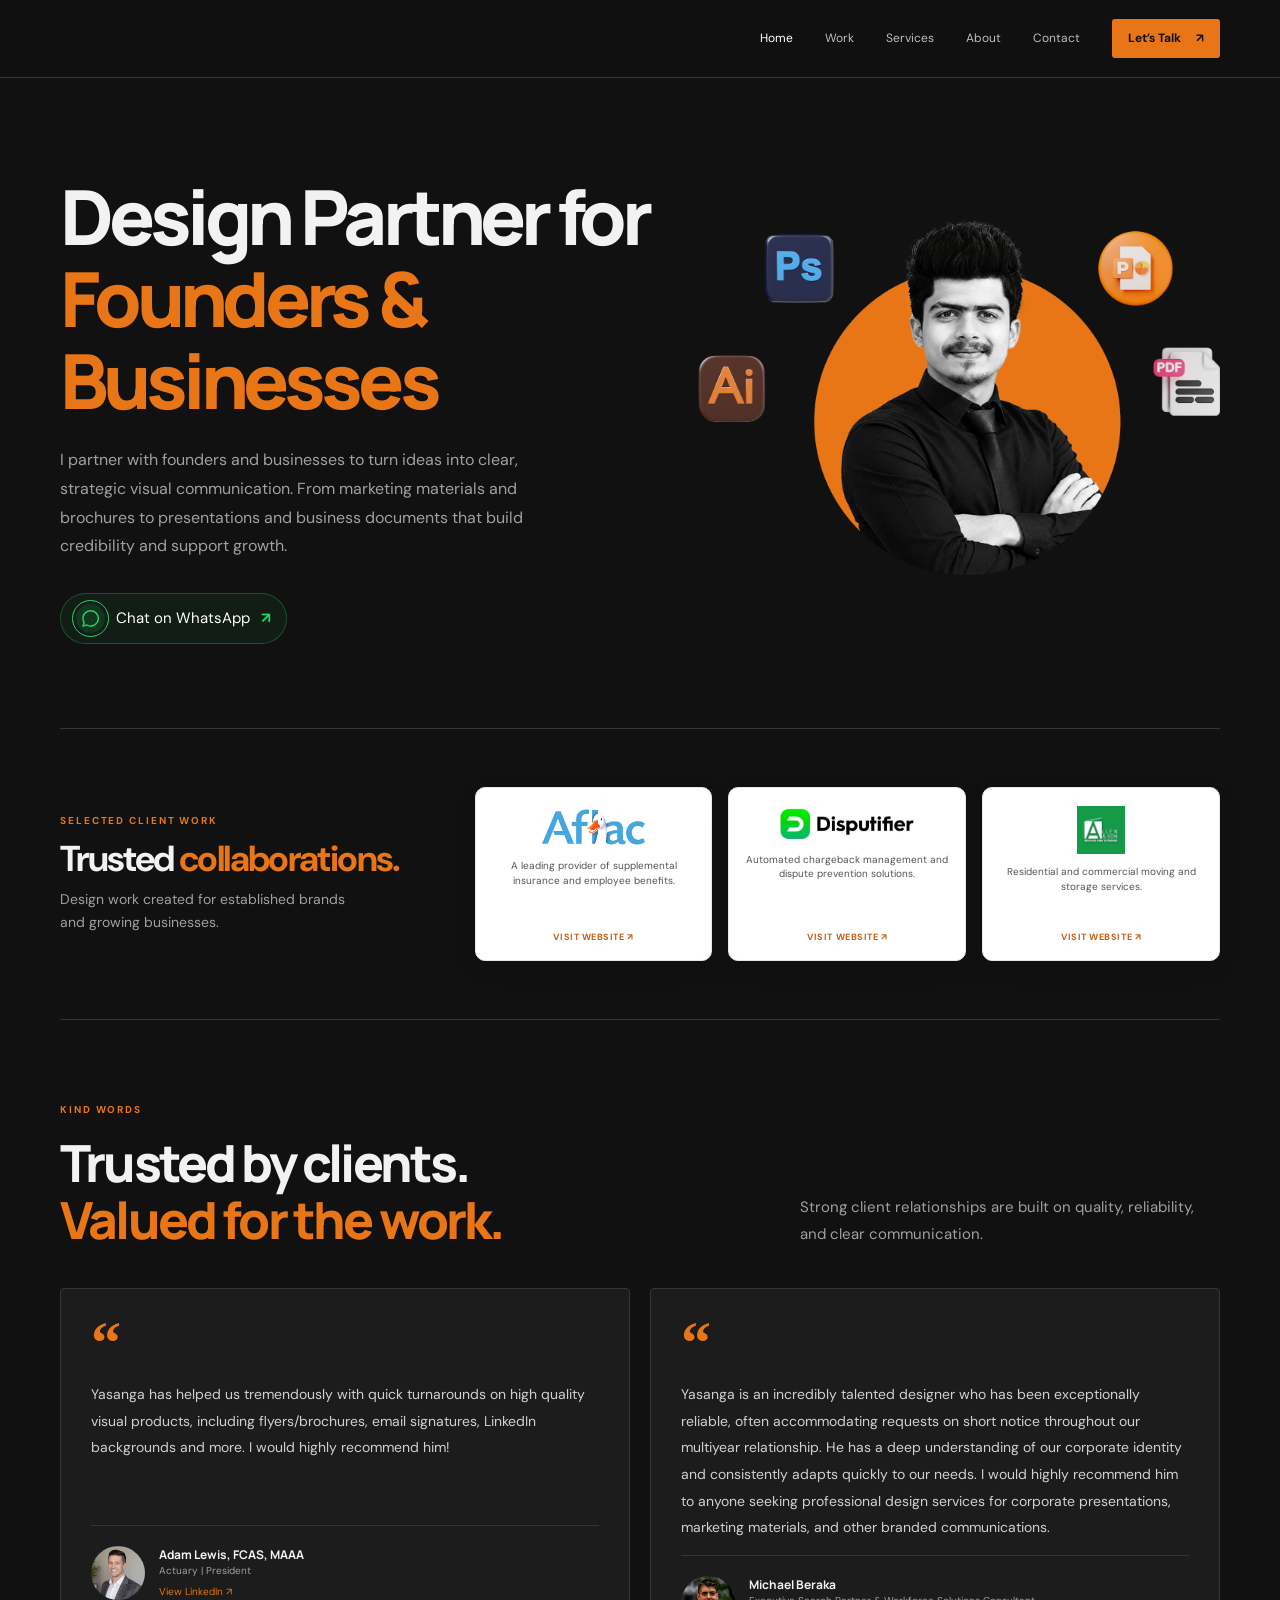
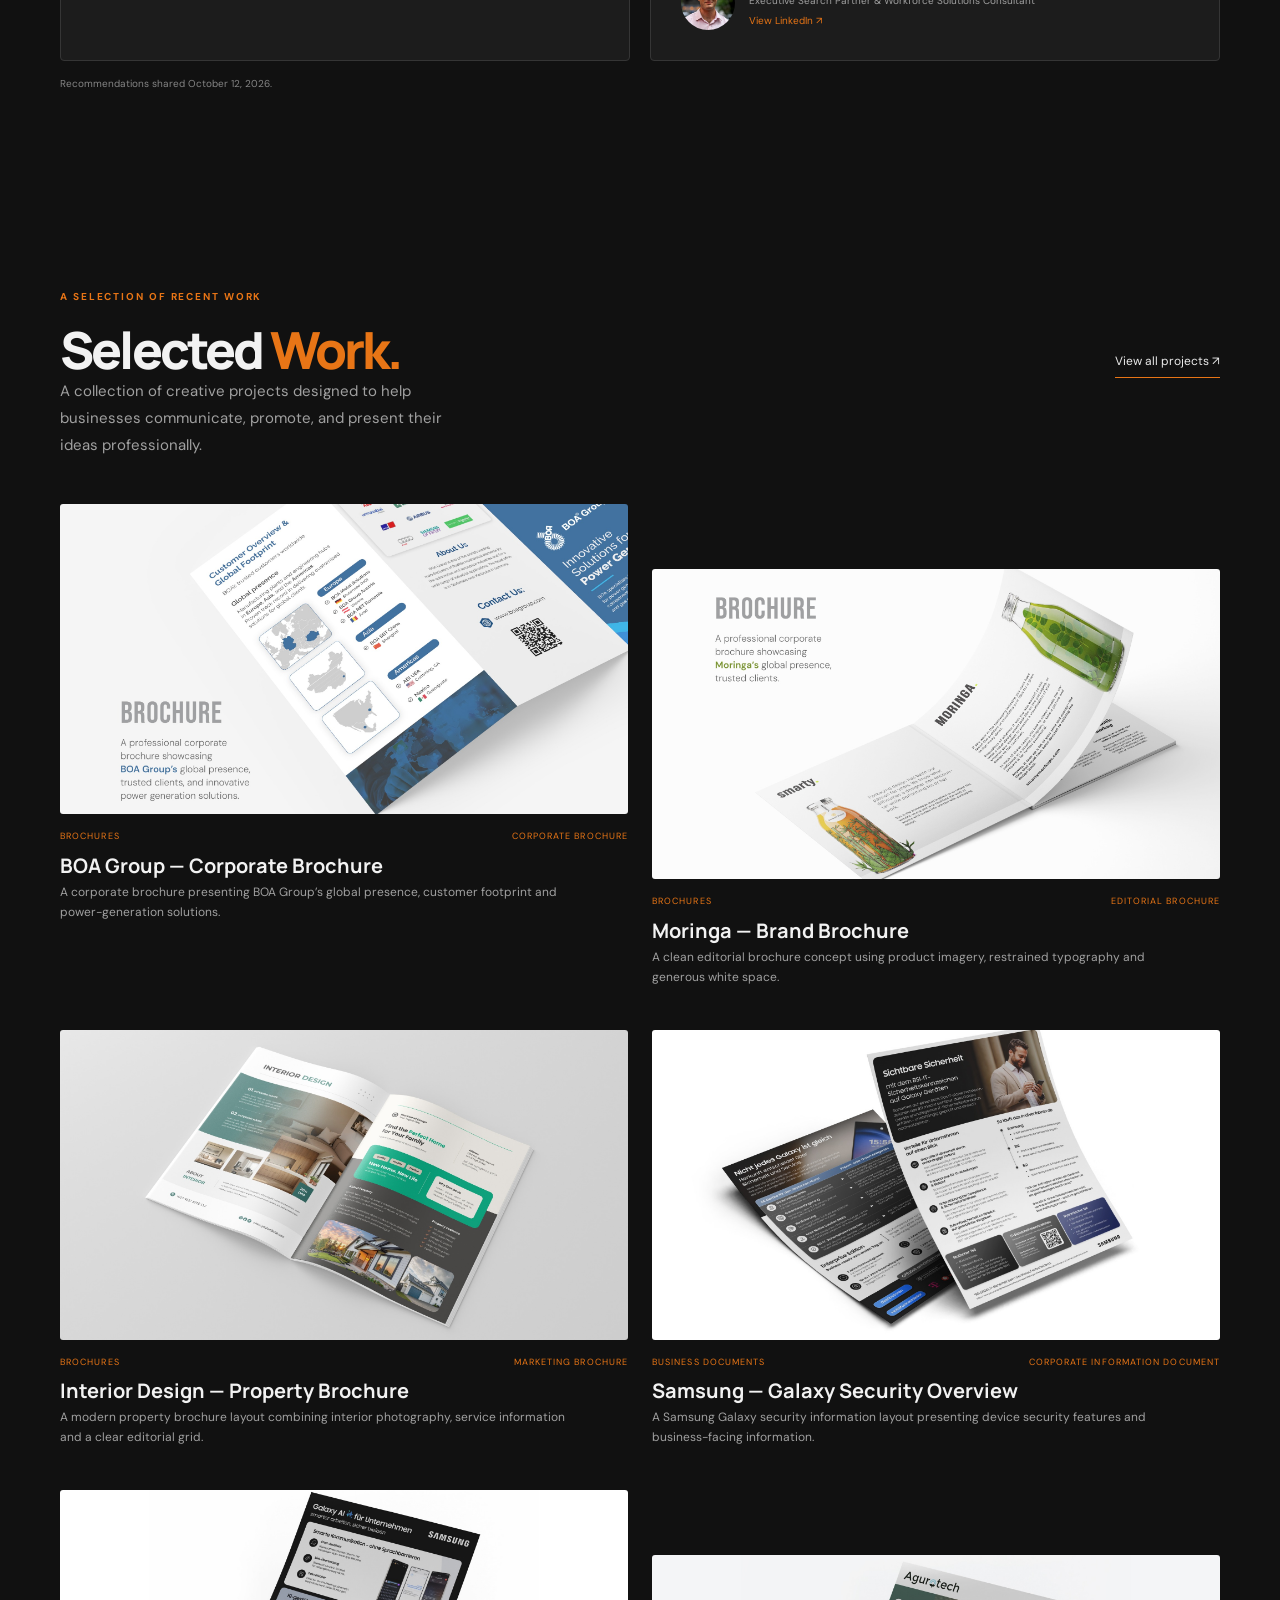
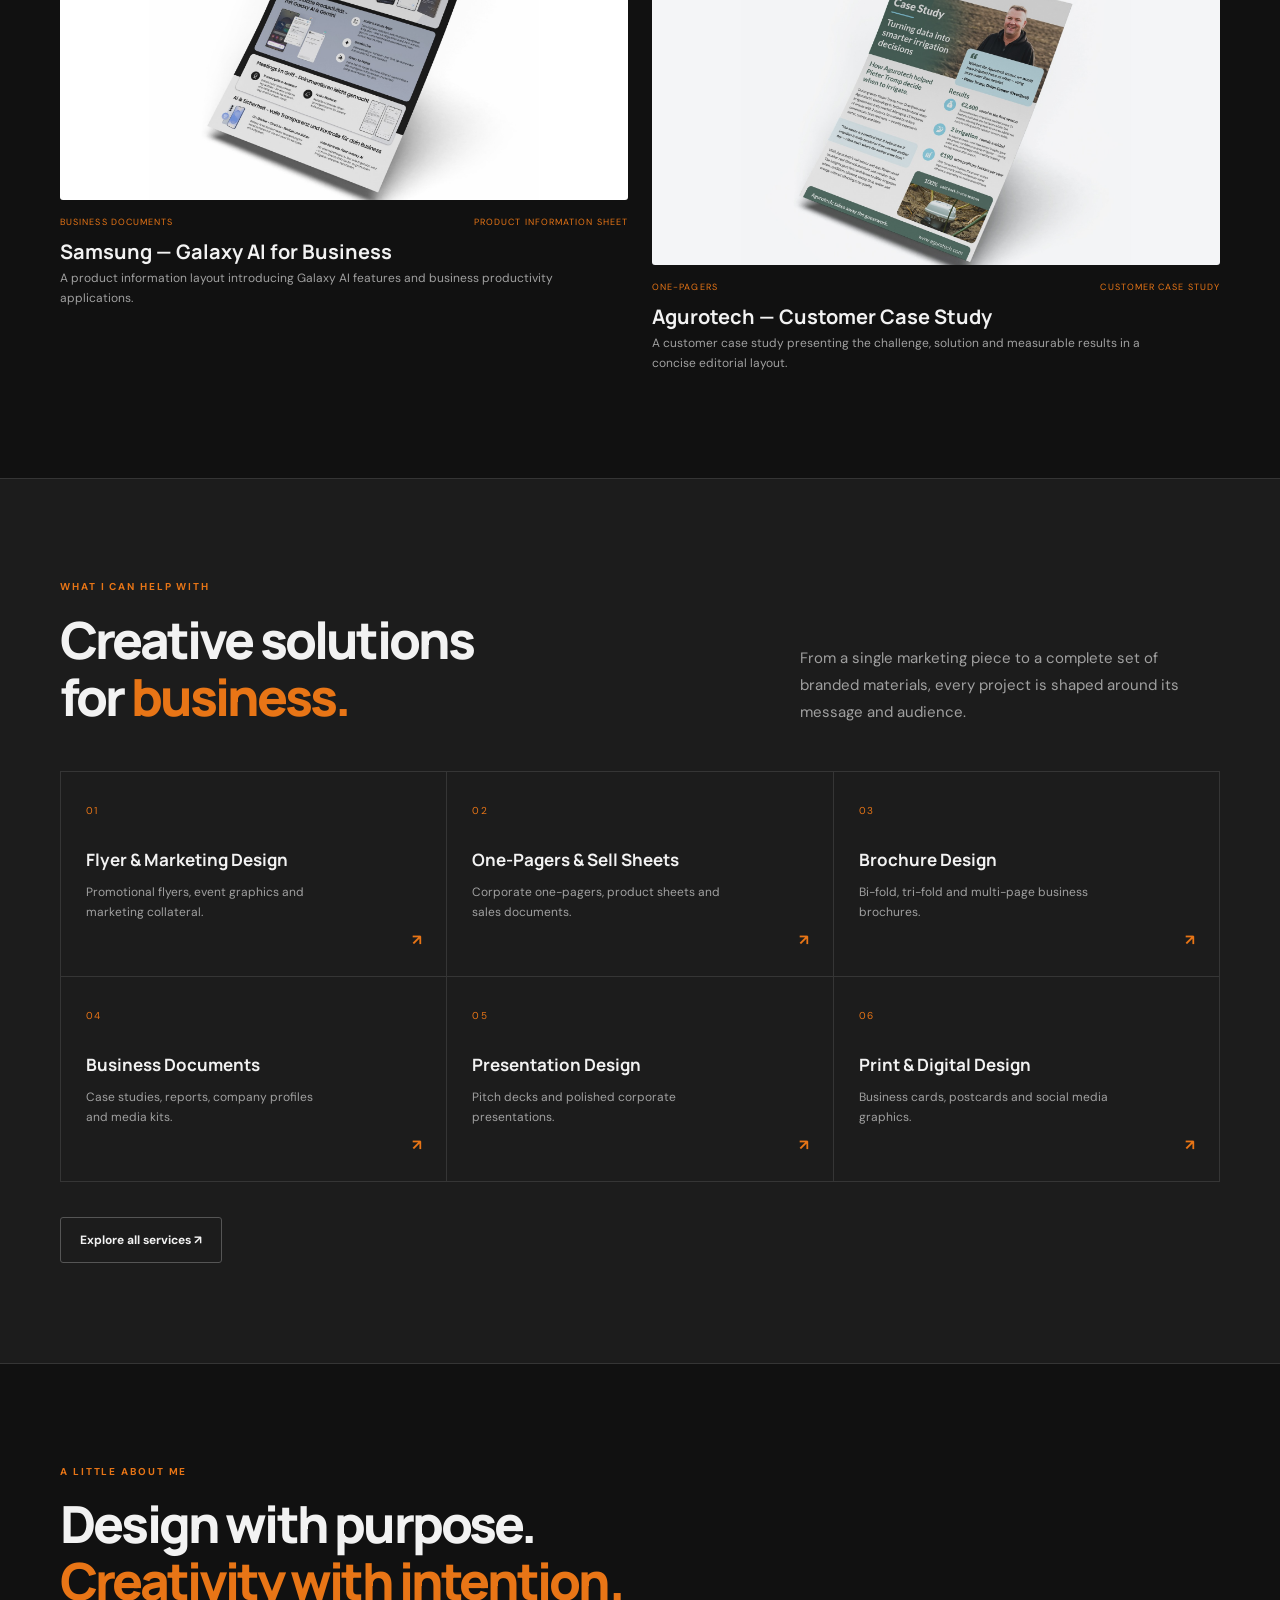
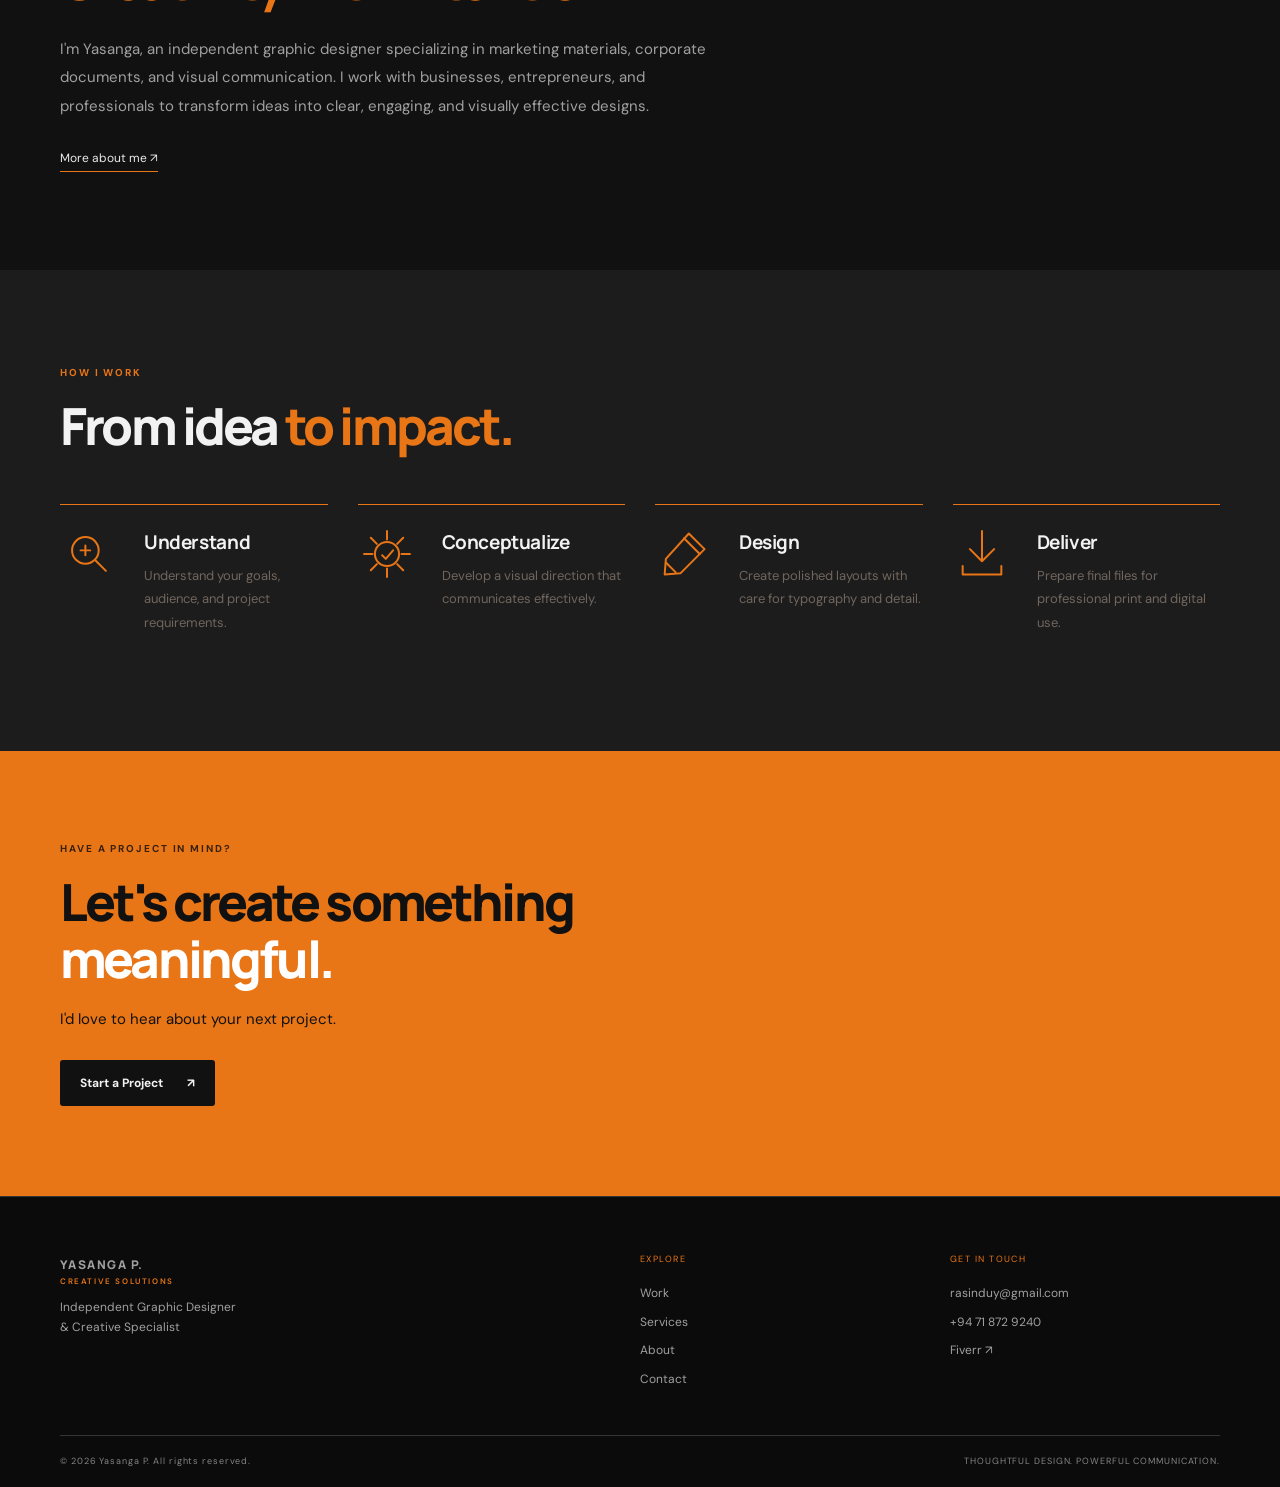
<file: index.html>
<!doctype html>
<html lang="en">
<head>
<meta charset="utf-8"><meta name="viewport" content="width=device-width,initial-scale=1">
<title>Yasanga P. Design Partner & Creative Specialist</title>
<meta name="description" content="Yasanga P. is an independent graphic designer creating professional marketing materials, corporate documents and visual communication for businesses worldwide.">
<meta name="theme-color" content="#29211D">
<link rel="preconnect" href="https://fonts.googleapis.com"><link rel="preconnect" href="https://fonts.gstatic.com" crossorigin>
<link href="https://fonts.googleapis.com/css2?family=DM+Sans:wght@400;500;600;700&family=Manrope:wght@400;500;600;700;800&display=swap" rel="stylesheet">
<link rel="stylesheet" href="styles.css">
</head><body>
<header class="site-header">
<button class="menu-toggle" aria-label="Open navigation" aria-expanded="false">☰</button>
<nav class="nav"><a class="active" href="index.html">Home</a><a href="work.html">Work</a><a href="services.html">Services</a><a href="about.html">About</a><a href="contact.html">Contact</a><a class="nav-cta" href="contact.html">Let’s Talk <span>↗</span></a></nav></header>
<main>
<section class="hero wrap">
<div class="hero-copy">
<h1>Design Partner for<br><em>Founders &amp; Businesses</em></h1>
<p class="hero-lead">I partner with founders and businesses to turn ideas into clear, strategic visual communication. From marketing materials and brochures to presentations and business documents that build credibility and support growth.</p>
<div class="hero-actions"><a class="hero-whatsapp-link" href="https://wa.me/94718729240" target="_blank" rel="noopener noreferrer" aria-label="Chat with Yasanga on WhatsApp">
  <span class="hero-whatsapp-icon">
    <svg viewBox="0 0 24 24" aria-hidden="true">
      <path d="M20.5 3.5A11.8 11.8 0 0 0 12.1 0C5.6 0 .3 5.3.3 11.8c0 2.1.6 4.1 1.6 5.9L.2 24l6.5-1.7a11.8 11.8 0 0 0 5.4 1.3h.1c6.5 0 11.8-5.3 11.8-11.8 0-3.2-1.2-6.1-3.5-8.3ZM12.1 21.6c-1.7 0-3.4-.5-4.8-1.3l-.3-.2-3.9 1 1-3.8-.2-.4a9.7 9.7 0 0 1-1.5-5.1c0-5.4 4.4-9.8 9.8-9.8 2.6 0 5.1 1 6.9 2.9a9.7 9.7 0 0 1 2.9 6.9c0 5.4-4.4 9.8-9.8 9.8Z"/>
    </svg>
  </span>
  <span>Chat on WhatsApp</span>
  <b>↗</b>
</a></div>
</div>
<div class="hero-visual"><div class="hero-image-frame hero-art"><img src="assets/images/yasanga-hero-composition.png" alt="Yasanga P. with design software icons — original supplied artwork"></div></div>

</section>

<section class="client-showcase wrap" aria-label="Selected client work">
  <div class="client-showcase-intro">
    <div class="eyebrow">SELECTED CLIENT WORK</div>
    <h2>Trusted <em>collaborations.</em></h2>
    <p>Design work created for established brands and growing businesses.</p>
  </div>
  <div class="client-logo-grid">
    <a class="client-logo-card" href="https://www.aflac.com/" target="_blank" rel="noopener noreferrer" aria-label="Visit Aflac website">
      <img src="assets/images/client-aflac.png" alt="Aflac logo">
      <span class="client-logo-description">A leading provider of supplemental insurance and employee benefits.</span>
      <span class="client-logo-link">Visit website ↗</span>
    </a>
    <a class="client-logo-card" href="https://www.disputifier.com/" target="_blank" rel="noopener noreferrer" aria-label="Visit Disputifier website">
      <img src="assets/images/client-disputifier.png" alt="Disputifier logo">
      <span class="client-logo-description">Automated chargeback management and dispute prevention solutions.</span>
      <span class="client-logo-link">Visit website ↗</span>
    </a>
    <a class="client-logo-card" href="https://www.allenandsonmoving.com/" target="_blank" rel="noopener noreferrer" aria-label="Visit Allen and Son Moving and Storage website">
      <img src="assets/images/client-allen-son.png" alt="Allen &amp; Son Moving and Storage logo">
      <span class="client-logo-description">Residential and commercial moving and storage services.</span>
      <span class="client-logo-link">Visit website ↗</span>
    </a>
  </div>
</section>

<section class="section wrap testimonials"><div class="section-head"><div><div class="eyebrow">KIND WORDS</div><h2>Trusted by clients.<br><em>Valued for the work.</em></h2></div><p class="section-intro">Strong client relationships are built on quality, reliability, and clear communication.</p></div><div class="testimonial-grid">
<article class="testimonial"><div class="quote-mark">“</div><p>Yasanga has helped us tremendously with quick turnarounds on high quality visual products, including flyers/brochures, email signatures, LinkedIn backgrounds and more. I would highly recommend him!</p><div class="client"><img src="assets/images/adam-lewis.png" alt="Adam Lewis"><div><strong>Adam Lewis, FCAS, MAAA</strong><small>Actuary | President</small><a href="https://www.linkedin.com/in/adamdaniellewis/" target="_blank" rel="noopener">View LinkedIn ↗</a></div></div></article>
<article class="testimonial"><div class="quote-mark">“</div><p>Yasanga is an incredibly talented designer who has been exceptionally reliable, often accommodating requests on short notice throughout our multiyear relationship. He has a deep understanding of our corporate identity and consistently adapts quickly to our needs. I would highly recommend him to anyone seeking professional design services for corporate presentations, marketing materials, and other branded communications.</p><div class="client"><img src="assets/images/michael-beraka.png" alt="Michael Beraka"><div><strong>Michael Beraka</strong><small>Executive Search Partner & Workforce Solutions Consultant</small><a href="https://www.linkedin.com/in/michael-beraka-008515222/" target="_blank" rel="noopener">View LinkedIn ↗</a></div></div></article>
</div><p class="fineprint">Recommendations shared October 12, 2026.</p></section>
<section class="section wrap" id="work"><div class="section-head"><div><div class="eyebrow">A SELECTION OF RECENT WORK</div><h2>Selected <em>Work.</em></h2></div><a class="text-link" href="work.html">View all projects ↗</a></div><p class="section-intro">A collection of creative projects designed to help businesses communicate, promote, and present their ideas professionally.</p><div class="project-grid home-projects" id="featured-projects"></div></section>



<section class="services-band"><div class="wrap"><div class="section-head"><div><div class="eyebrow">WHAT I CAN HELP WITH</div><h2>Creative solutions<br>for <em>business.</em></h2></div><p class="section-intro">From a single marketing piece to a complete set of branded materials, every project is shaped around its message and audience.</p></div><div class="service-grid">
<a class="service-card" href="services.html"><span>01</span><h3>Flyer & Marketing Design</h3><p>Promotional flyers, event graphics and marketing collateral.</p><b>↗</b></a>
<a class="service-card" href="services.html"><span>02</span><h3>One-Pagers & Sell Sheets</h3><p>Corporate one-pagers, product sheets and sales documents.</p><b>↗</b></a>
<a class="service-card" href="services.html"><span>03</span><h3>Brochure Design</h3><p>Bi-fold, tri-fold and multi-page business brochures.</p><b>↗</b></a>
<a class="service-card" href="services.html"><span>04</span><h3>Business Documents</h3><p>Case studies, reports, company profiles and media kits.</p><b>↗</b></a>
<a class="service-card" href="services.html"><span>05</span><h3>Presentation Design</h3><p>Pitch decks and polished corporate presentations.</p><b>↗</b></a>
<a class="service-card" href="services.html"><span>06</span><h3>Print & Digital Design</h3><p>Business cards, postcards and social media graphics.</p><b>↗</b></a>
</div><div class="section-foot"><a class="btn btn-outline" href="services.html">Explore all services ↗</a></div></div></section>
<section class="about-teaser wrap"><div><div class="eyebrow">A LITTLE ABOUT ME</div><h2>Design with purpose.<br><em>Creativity with intention.</em></h2><p>I'm Yasanga, an independent graphic designer specializing in marketing materials, corporate documents, and visual communication. I work with businesses, entrepreneurs, and professionals to transform ideas into clear, engaging, and visually effective designs.</p><a class="text-link" href="about.html">More about me ↗</a></div></section>
<section class="process-section"><div class="wrap"><div class="eyebrow">HOW I WORK</div><h2>From idea <em>to impact.</em></h2><div class="process-grid">
<div class="process-step"><div class="process-step-top"><svg class="process-icon" viewBox="0 0 48 48" aria-hidden="true"><circle cx="21" cy="21" r="11"/><path d="m29 29 9 9M17 21h8M21 17v8"/></svg></div><div class="process-step-content"><h3>Understand</h3><p>Understand your goals, audience, and project requirements.</p></div></div>
<div class="process-step"><div class="process-step-top"><svg class="process-icon" viewBox="0 0 48 48" aria-hidden="true"><path d="M24 5v7M24 36v7M5 24h7M36 24h7M10.6 10.6l5 5m16.8 16.8 5 5m0-26.8-5 5m-16.8 16.8-5 5"/><circle cx="24" cy="24" r="10"/><path d="m20 25 3 3 6-7"/></svg></div><div class="process-step-content"><h3>Conceptualize</h3><p>Develop a visual direction that communicates effectively.</p></div></div>
<div class="process-step"><div class="process-step-top"><svg class="process-icon" viewBox="0 0 48 48" aria-hidden="true"><path d="m28 7 13 13-20 20-13 1 1-13L28 7Z"/><path d="m24 11 13 13M9 31l8 8"/></svg></div><div class="process-step-content"><h3>Design</h3><p>Create polished layouts with care for typography and detail.</p></div></div>
<div class="process-step"><div class="process-step-top"><svg class="process-icon" viewBox="0 0 48 48" aria-hidden="true"><path d="M24 5v25M14 20l10 10 10-10"/><path d="M8 34v7h32v-7"/></svg></div><div class="process-step-content"><h3>Deliver</h3><p>Prepare final files for professional print and digital use.</p></div></div>
</div></div></section>

<section class="cta-section"><div class="wrap cta-inner"><div class="eyebrow">HAVE A PROJECT IN MIND?</div><h2>Let's create something<br><em>meaningful.</em></h2><p>I'd love to hear about your next project.</p><a class="btn btn-primary" href="contact.html">Start a Project <span>↗</span></a></div></section>
</main>
<footer class="footer"><div class="wrap footer-top"><div><a class="footer-name" href="index.html">YASANGA P. <span>CREATIVE SOLUTIONS</span></a><p>Independent Graphic Designer<br>& Creative Specialist</p></div><div><small>EXPLORE</small><a href="work.html">Work</a><a href="services.html">Services</a><a href="about.html">About</a><a href="contact.html">Contact</a></div><div><small>GET IN TOUCH</small><a href="mailto:rasinduy@gmail.com">rasinduy@gmail.com</a><a href="https://wa.me/94718729240" target="_blank" rel="noopener">+94 71 872 9240</a><a href="https://www.fiverr.com/" target="_blank" rel="noopener">Fiverr ↗</a></div></div><div class="wrap footer-bottom"><span>© 2026 Yasanga P. All rights reserved.</span><span>THOUGHTFUL DESIGN. POWERFUL COMMUNICATION.</span></div></footer>
<script src="script.js"></script></body></html>
</file>
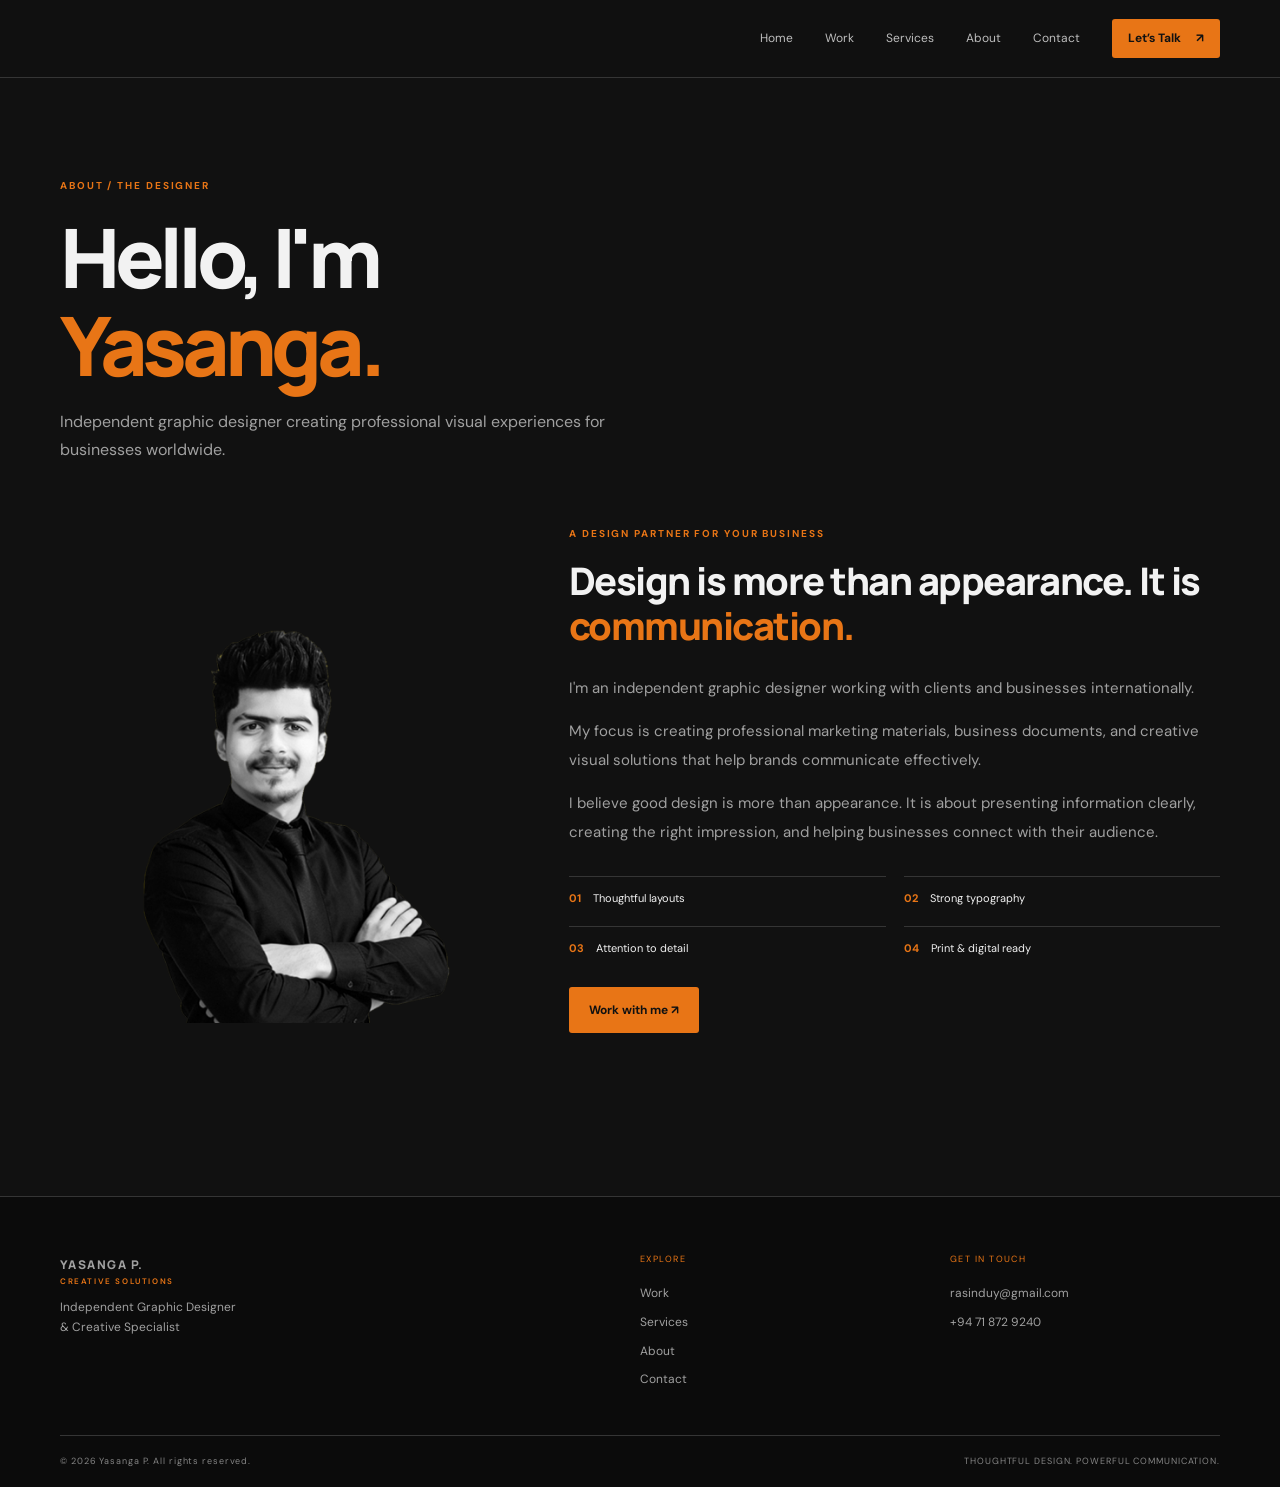
<file: about.html>
<!doctype html><html lang="en"><head><meta charset="utf-8"><meta name="viewport" content="width=device-width,initial-scale=1"><meta name="theme-color" content="#29211D"><link rel="preconnect" href="https://fonts.googleapis.com"><link href="https://fonts.googleapis.com/css2?family=DM+Sans:wght@400;500;600;700&family=Manrope:wght@400;500;600;700;800&display=swap" rel="stylesheet"><link rel="stylesheet" href="styles.css"><title>About Yasanga P. — Graphic Designer</title><meta name="description" content="Meet Yasanga P., a creative design partner working with clients internationally."></head><body><header class="site-header"><button class="menu-toggle" aria-label="Open navigation" aria-expanded="false">☰</button><nav class="nav"><a href="index.html">Home</a><a href="work.html">Work</a><a href="services.html">Services</a><a href="about.html">About</a><a href="contact.html">Contact</a><a class="nav-cta" href="contact.html">Let’s Talk <span>↗</span></a></nav></header><main><section class="page-hero wrap"><div class="eyebrow">ABOUT / THE DESIGNER</div><h1>Hello, I'm<br><em>Yasanga.</em></h1><p>Independent graphic designer creating professional visual experiences for businesses worldwide.</p></section><section class="about-page wrap"><div class="about-photo"><img src="assets/images/yasanga-portrait-cutout.png" alt="Portrait of Yasanga P."></div><div class="about-copy"><div class="eyebrow">A DESIGN PARTNER FOR YOUR BUSINESS</div><h2>Design is more than appearance. It is <em>communication.</em></h2><p>I'm an independent graphic designer working with clients and businesses internationally.</p><p>My focus is creating professional marketing materials, business documents, and creative visual solutions that help brands communicate effectively.</p><p>I believe good design is more than appearance. It is about presenting information clearly, creating the right impression, and helping businesses connect with their audience.</p><div class="about-facts"><div><b>01</b><span>Thoughtful layouts</span></div><div><b>02</b><span>Strong typography</span></div><div><b>03</b><span>Attention to detail</span></div><div><b>04</b><span>Print & digital ready</span></div></div><a class="btn btn-primary" href="contact.html">Work with me ↗</a></div></section></main><footer class="footer"><div class="wrap footer-top"><div><a class="footer-name" href="index.html">YASANGA P. <span>CREATIVE SOLUTIONS</span></a><p>Independent Graphic Designer<br>& Creative Specialist</p></div><div><small>EXPLORE</small><a href="work.html">Work</a><a href="services.html">Services</a><a href="about.html">About</a><a href="contact.html">Contact</a></div><div><small>GET IN TOUCH</small><a href="mailto:rasinduy@gmail.com">rasinduy@gmail.com</a><a href="https://wa.me/94718729240">+94 71 872 9240</a></div></div><div class="wrap footer-bottom"><span>© 2026 Yasanga P. All rights reserved.</span><span>THOUGHTFUL DESIGN. POWERFUL COMMUNICATION.</span></div></footer><script src="script.js"></script></body></html>
</file>
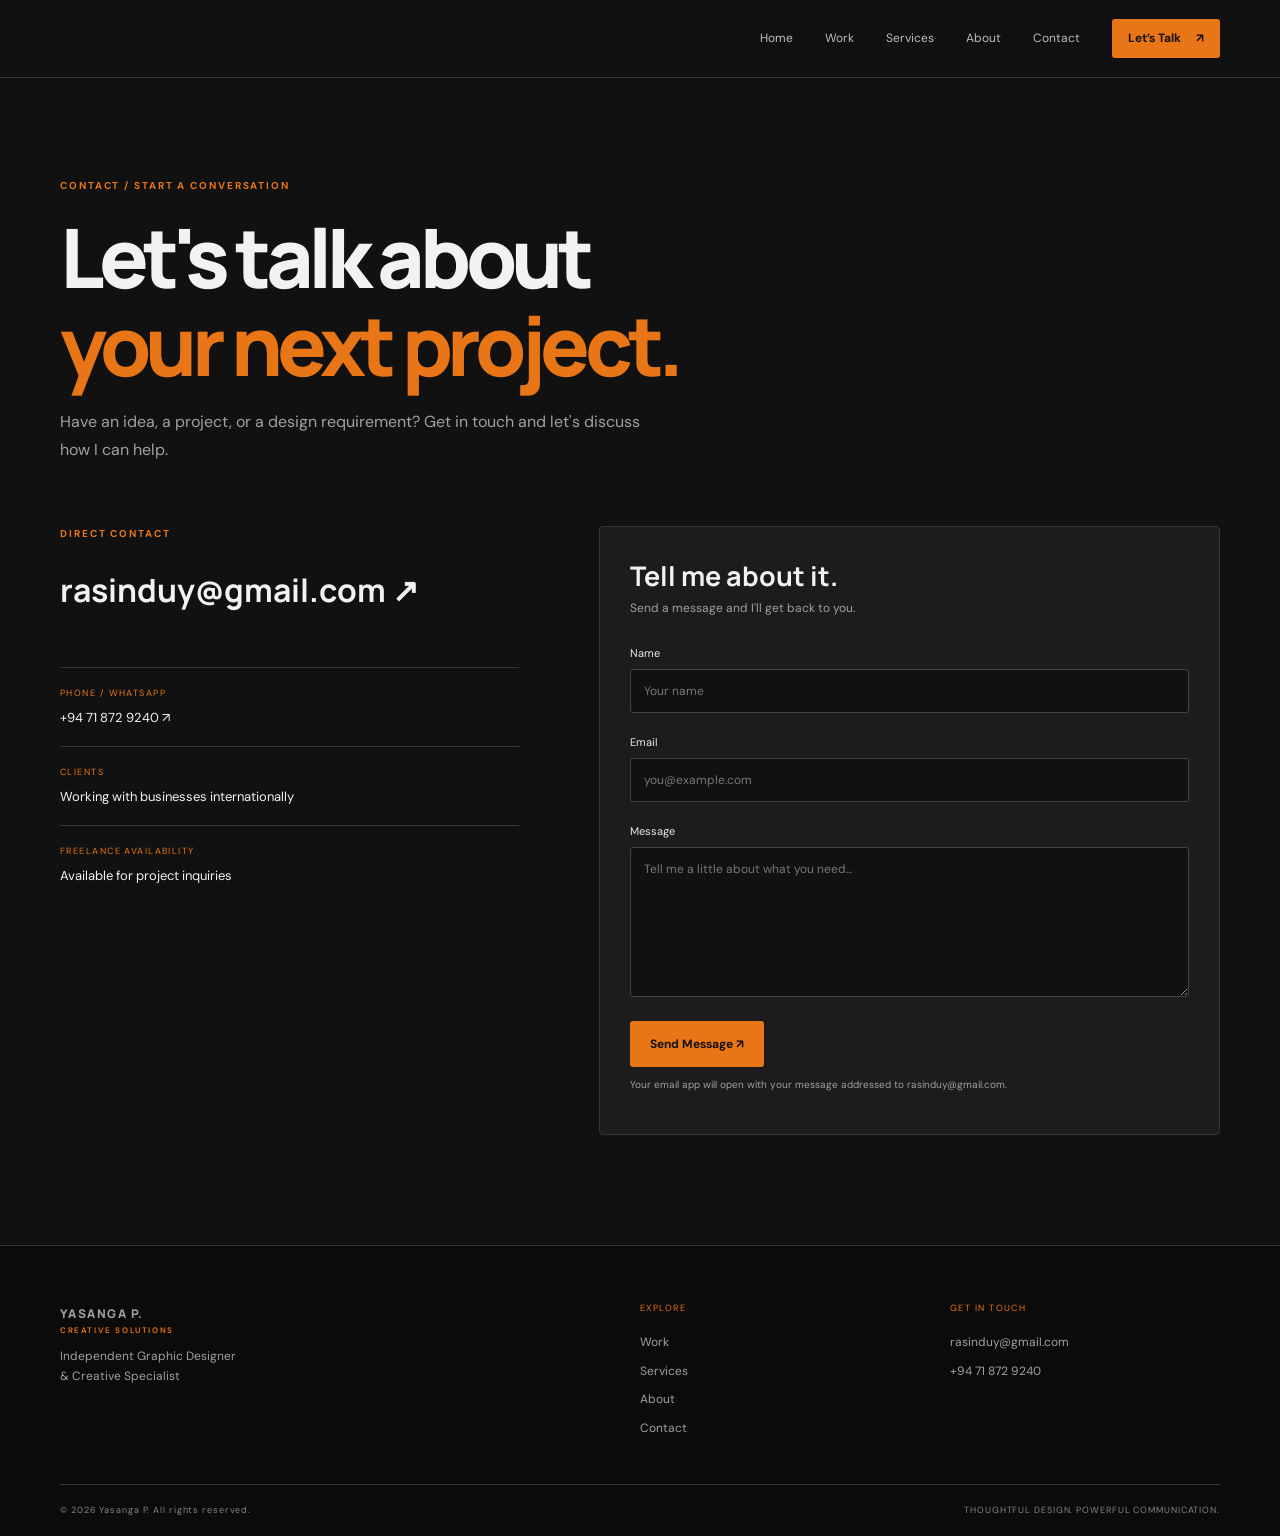
<file: contact.html>
<!doctype html><html lang="en"><head><meta charset="utf-8"><meta name="viewport" content="width=device-width,initial-scale=1"><meta name="theme-color" content="#29211D"><link rel="preconnect" href="https://fonts.googleapis.com"><link href="https://fonts.googleapis.com/css2?family=DM+Sans:wght@400;500;600;700&family=Manrope:wght@400;500;600;700;800&display=swap" rel="stylesheet"><link rel="stylesheet" href="styles.css"><title>Contact — Yasanga P.</title><meta name="description" content="Contact Yasanga P. about flyer, brochure, one-pager and graphic design projects."></head><body><header class="site-header"><button class="menu-toggle" aria-label="Open navigation" aria-expanded="false">☰</button><nav class="nav"><a href="index.html">Home</a><a href="work.html">Work</a><a href="services.html">Services</a><a href="about.html">About</a><a href="contact.html">Contact</a><a class="nav-cta" href="contact.html">Let’s Talk <span>↗</span></a></nav></header><main><section class="page-hero wrap"><div class="eyebrow">CONTACT / START A CONVERSATION</div><h1>Let's talk about<br><em>your next project.</em></h1><p>Have an idea, a project, or a design requirement? Get in touch and let's discuss how I can help.</p></section><section class="contact-layout wrap"><div class="contact-details"><div class="eyebrow">DIRECT CONTACT</div><a class="contact-email" href="mailto:rasinduy@gmail.com">rasinduy@gmail.com ↗</a><div class="contact-line"><small>PHONE / WHATSAPP</small><a href="https://wa.me/94718729240" target="_blank" rel="noopener">+94 71 872 9240 ↗</a></div><div class="contact-line"><small>CLIENTS</small><span>Working with businesses internationally</span></div><div class="contact-line"><small>FREELANCE AVAILABILITY</small><span>Available for project inquiries</span></div></div><form class="contact-form" id="contact-form">
<div class="form-title"><h2>Tell me about it.</h2><p>Send a message and I'll get back to you.</p></div>
<label>Name<input name="name" required autocomplete="name" placeholder="Your name"></label>
<label>Email<input type="email" name="email" required autocomplete="email" placeholder="you@example.com"></label>
<label>Message<textarea name="message" rows="6" required placeholder="Tell me a little about what you need..."></textarea></label>
<button class="btn btn-primary" type="submit">Send Message ↗</button>
<p class="form-note" id="form-note">Your email app will open with your message addressed to rasinduy@gmail.com.</p>
</form></section></main><footer class="footer"><div class="wrap footer-top"><div><a class="footer-name" href="index.html">YASANGA P. <span>CREATIVE SOLUTIONS</span></a><p>Independent Graphic Designer<br>& Creative Specialist</p></div><div><small>EXPLORE</small><a href="work.html">Work</a><a href="services.html">Services</a><a href="about.html">About</a><a href="contact.html">Contact</a></div><div><small>GET IN TOUCH</small><a href="mailto:rasinduy@gmail.com">rasinduy@gmail.com</a><a href="https://wa.me/94718729240">+94 71 872 9240</a></div></div><div class="wrap footer-bottom"><span>© 2026 Yasanga P. All rights reserved.</span><span>THOUGHTFUL DESIGN. POWERFUL COMMUNICATION.</span></div></footer><script src="script.js"></script></body></html>
</file>
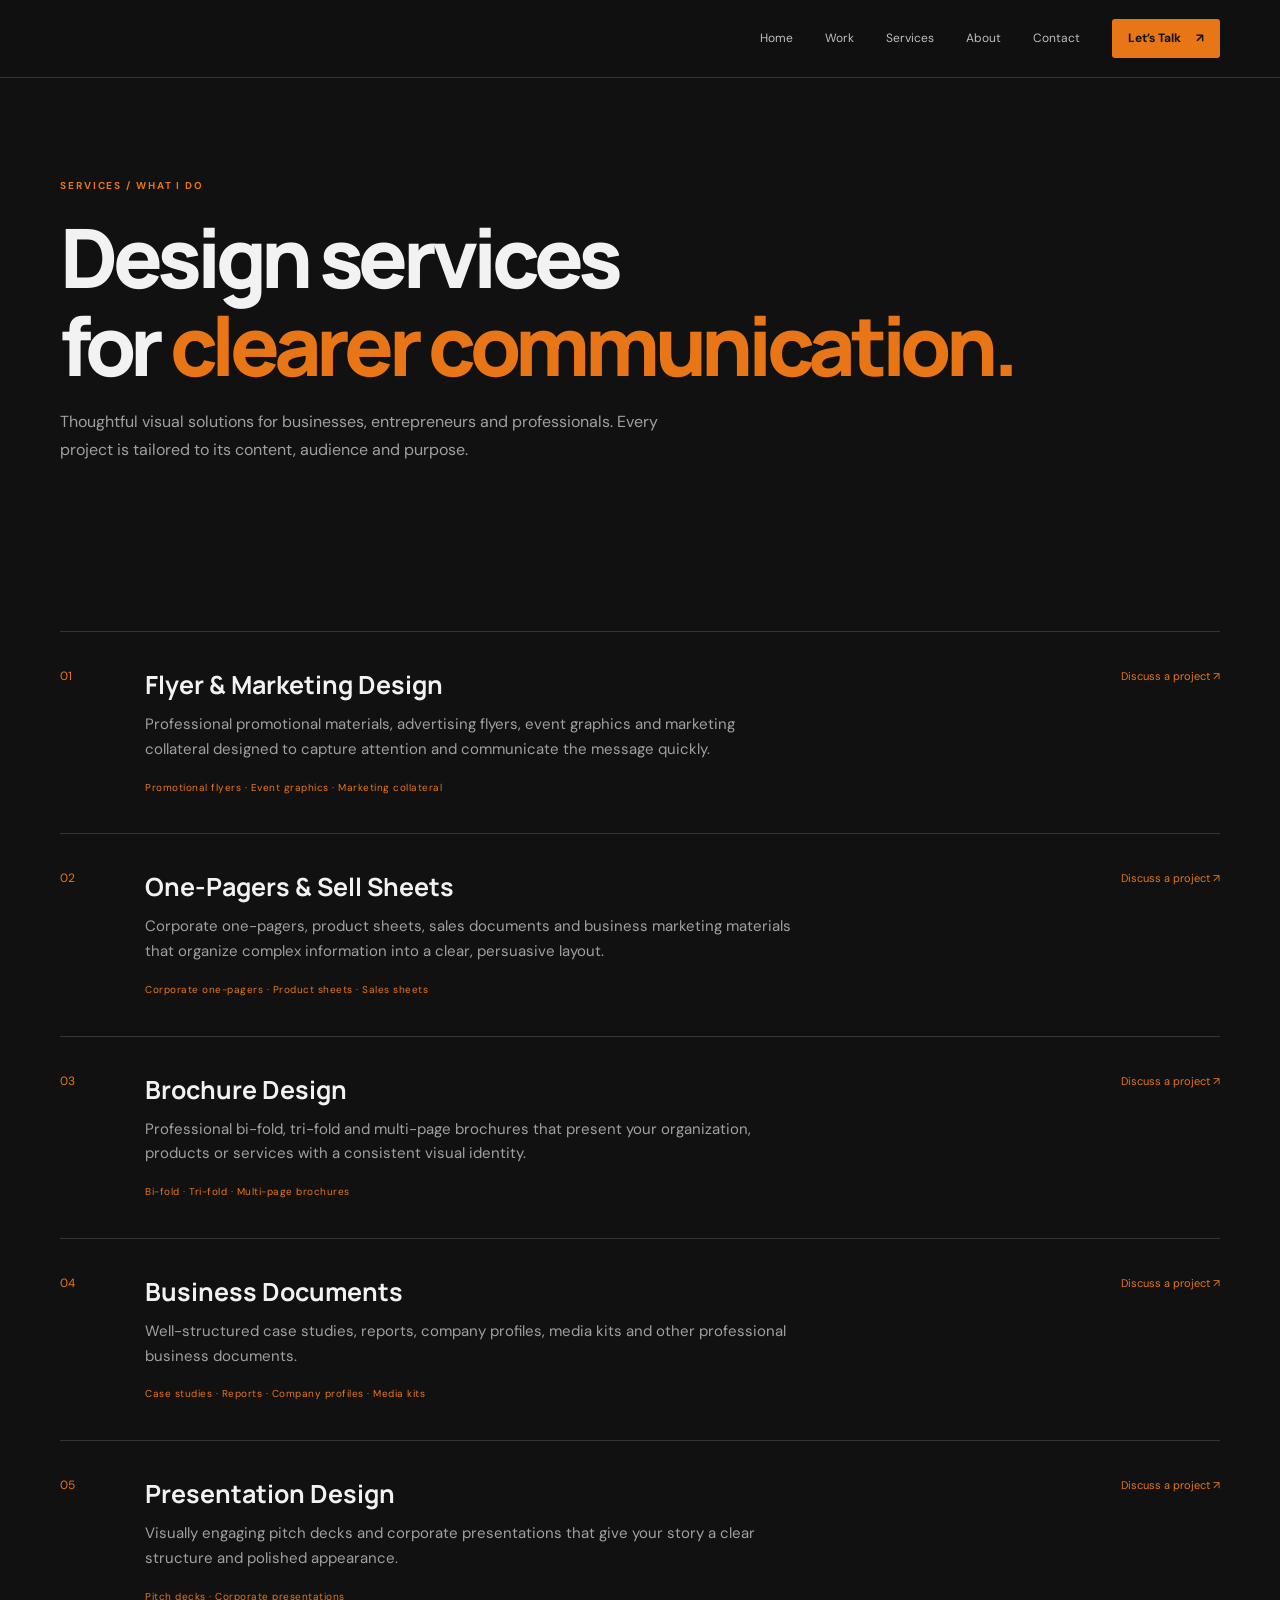
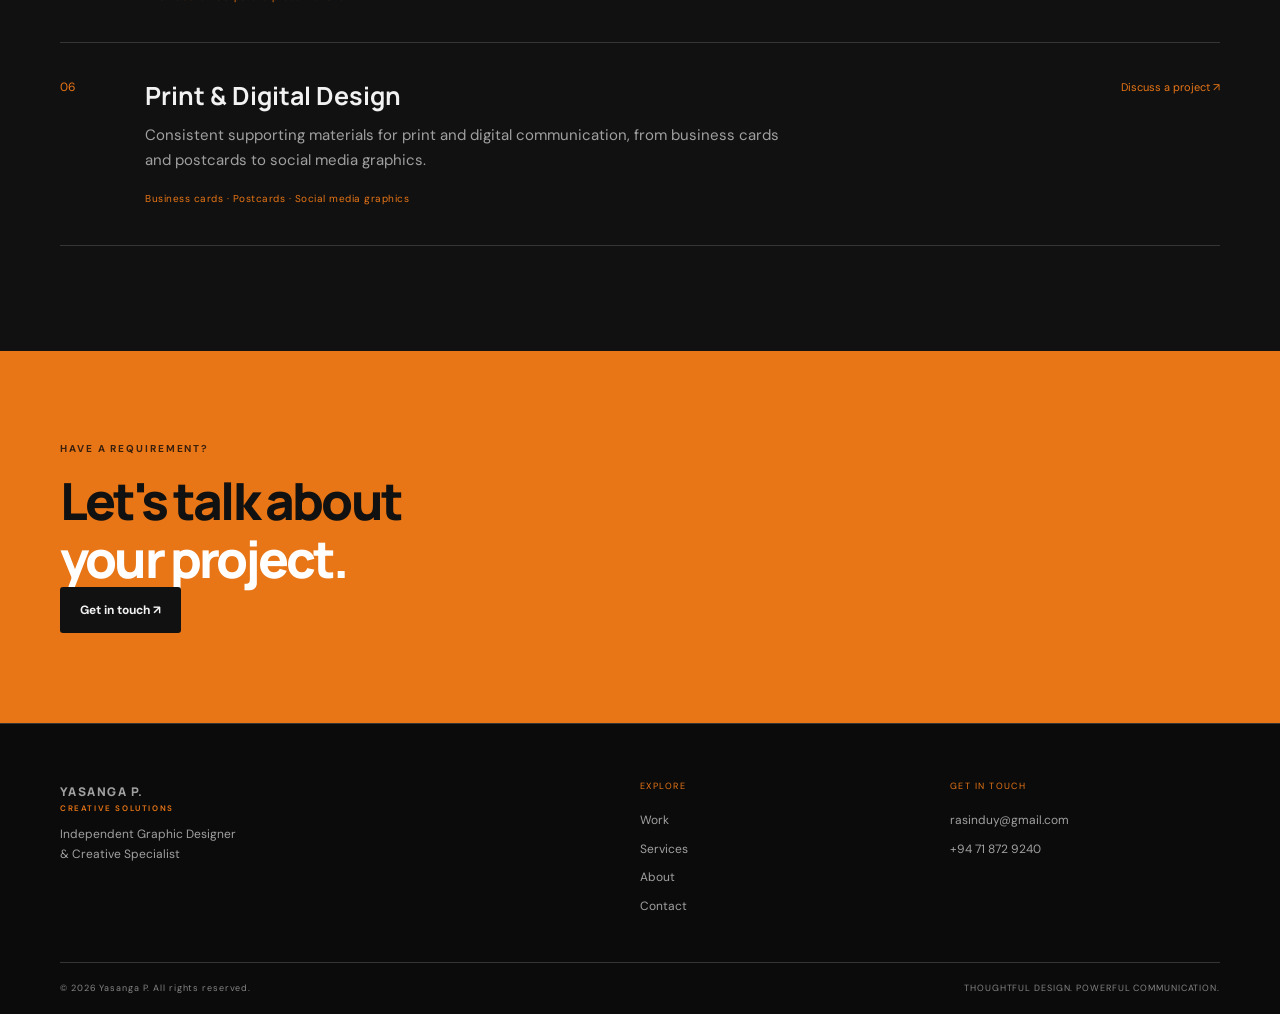
<file: services.html>
<!doctype html><html lang="en"><head><meta charset="utf-8"><meta name="viewport" content="width=device-width,initial-scale=1"><meta name="theme-color" content="#29211D"><link rel="preconnect" href="https://fonts.googleapis.com"><link href="https://fonts.googleapis.com/css2?family=DM+Sans:wght@400;500;600;700&family=Manrope:wght@400;500;600;700;800&display=swap" rel="stylesheet"><link rel="stylesheet" href="styles.css"><title>Design Services — Yasanga P.</title><meta name="description" content="Graphic design services including flyers, one-pagers, brochures, business documents and presentations."></head><body><header class="site-header"><button class="menu-toggle" aria-label="Open navigation" aria-expanded="false">☰</button><nav class="nav"><a href="index.html">Home</a><a href="work.html">Work</a><a href="services.html">Services</a><a href="about.html">About</a><a href="contact.html">Contact</a><a class="nav-cta" href="contact.html">Let’s Talk <span>↗</span></a></nav></header><main><section class="page-hero wrap"><div class="eyebrow">SERVICES / WHAT I DO</div><h1>Design services<br>for <em>clearer communication.</em></h1><p>Thoughtful visual solutions for businesses, entrepreneurs and professionals. Every project is tailored to its content, audience and purpose.</p></section><section class="section wrap"><div class="service-list">
<div class="service-row"><span>01</span><div><h2>Flyer & Marketing Design</h2><p>Professional promotional materials, advertising flyers, event graphics and marketing collateral designed to capture attention and communicate the message quickly.</p><small>Promotional flyers · Event graphics · Marketing collateral</small></div><a href="contact.html">Discuss a project ↗</a></div>
<div class="service-row"><span>02</span><div><h2>One-Pagers & Sell Sheets</h2><p>Corporate one-pagers, product sheets, sales documents and business marketing materials that organize complex information into a clear, persuasive layout.</p><small>Corporate one-pagers · Product sheets · Sales sheets</small></div><a href="contact.html">Discuss a project ↗</a></div>
<div class="service-row"><span>03</span><div><h2>Brochure Design</h2><p>Professional bi-fold, tri-fold and multi-page brochures that present your organization, products or services with a consistent visual identity.</p><small>Bi-fold · Tri-fold · Multi-page brochures</small></div><a href="contact.html">Discuss a project ↗</a></div>
<div class="service-row"><span>04</span><div><h2>Business Documents</h2><p>Well-structured case studies, reports, company profiles, media kits and other professional business documents.</p><small>Case studies · Reports · Company profiles · Media kits</small></div><a href="contact.html">Discuss a project ↗</a></div>
<div class="service-row"><span>05</span><div><h2>Presentation Design</h2><p>Visually engaging pitch decks and corporate presentations that give your story a clear structure and polished appearance.</p><small>Pitch decks · Corporate presentations</small></div><a href="contact.html">Discuss a project ↗</a></div>
<div class="service-row"><span>06</span><div><h2>Print & Digital Design</h2><p>Consistent supporting materials for print and digital communication, from business cards and postcards to social media graphics.</p><small>Business cards · Postcards · Social media graphics</small></div><a href="contact.html">Discuss a project ↗</a></div>
</div></section><section class="cta-section"><div class="wrap cta-inner"><div class="eyebrow">HAVE A REQUIREMENT?</div><h2>Let's talk about<br><em>your project.</em></h2><a class="btn btn-primary" href="contact.html">Get in touch ↗</a></div></section></main><footer class="footer"><div class="wrap footer-top"><div><a class="footer-name" href="index.html">YASANGA P. <span>CREATIVE SOLUTIONS</span></a><p>Independent Graphic Designer<br>& Creative Specialist</p></div><div><small>EXPLORE</small><a href="work.html">Work</a><a href="services.html">Services</a><a href="about.html">About</a><a href="contact.html">Contact</a></div><div><small>GET IN TOUCH</small><a href="mailto:rasinduy@gmail.com">rasinduy@gmail.com</a><a href="https://wa.me/94718729240">+94 71 872 9240</a></div></div><div class="wrap footer-bottom"><span>© 2026 Yasanga P. All rights reserved.</span><span>THOUGHTFUL DESIGN. POWERFUL COMMUNICATION.</span></div></footer><script src="script.js"></script></body></html>
</file>
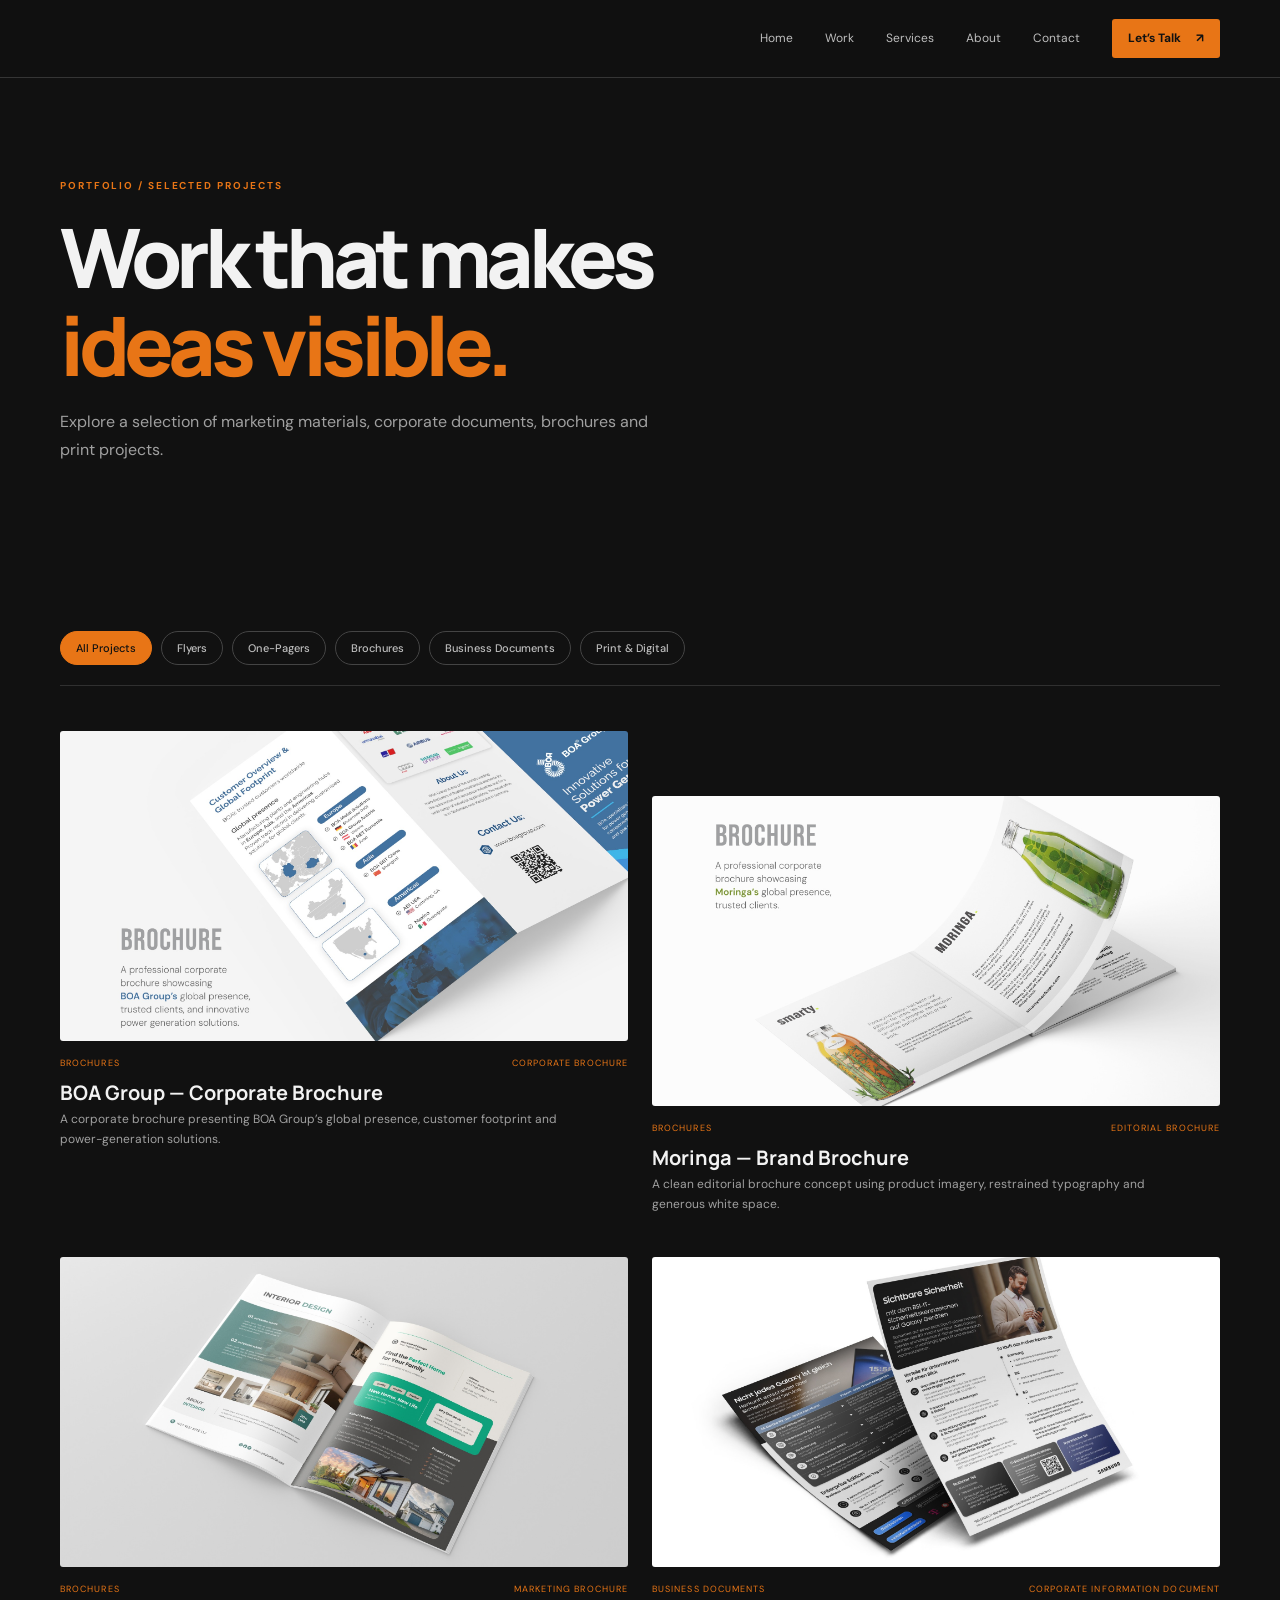
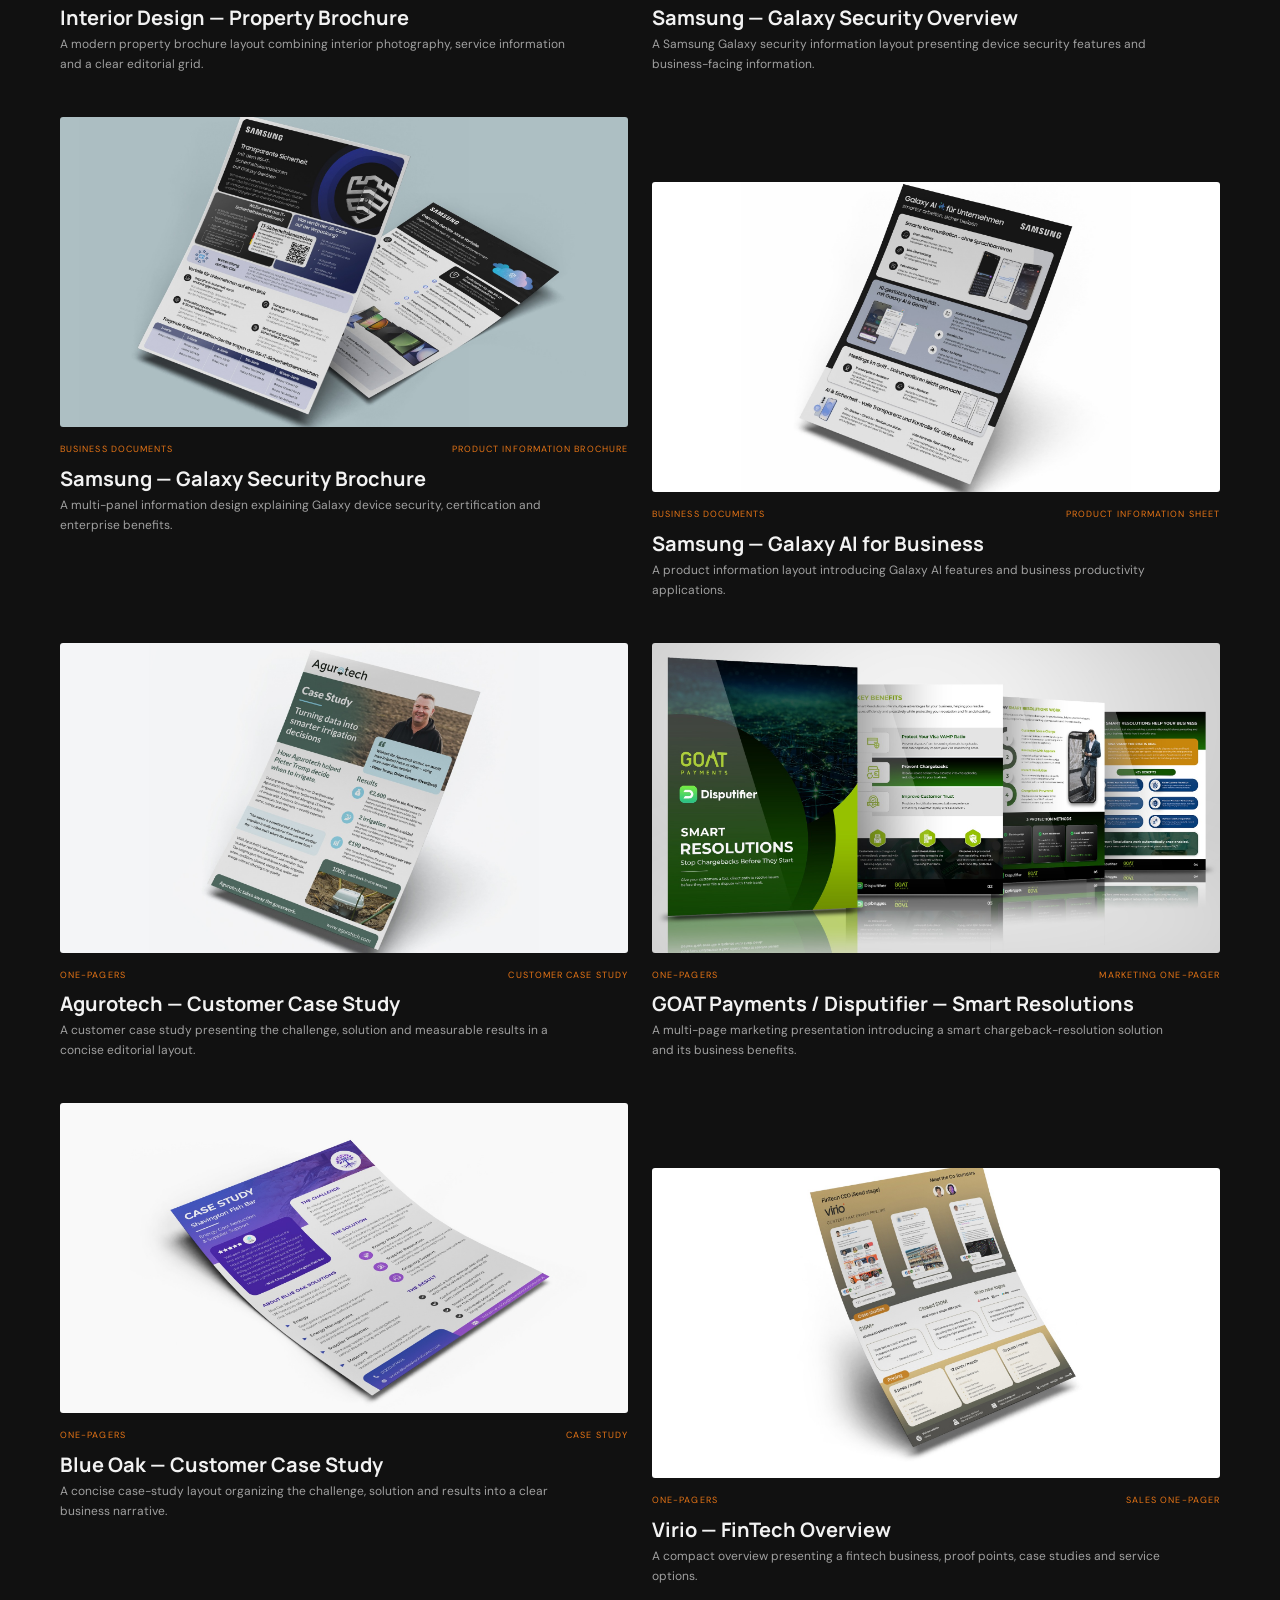
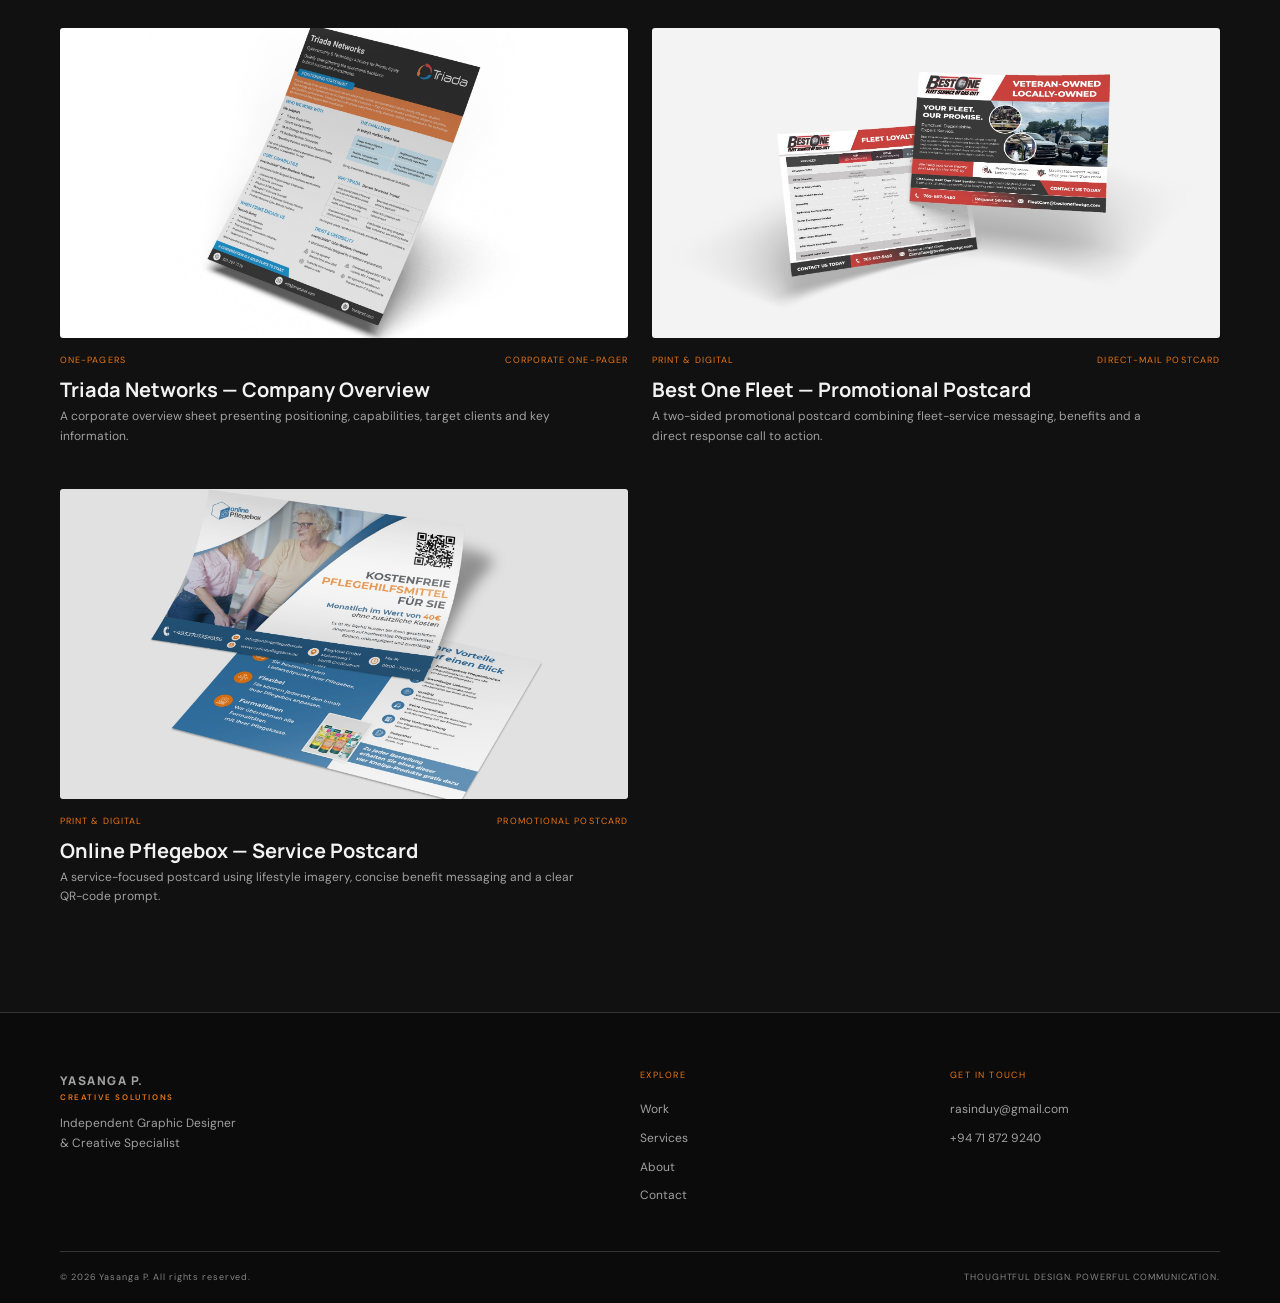
<file: work.html>
<!doctype html><html lang="en"><head><meta charset="utf-8"><meta name="viewport" content="width=device-width,initial-scale=1"><meta name="theme-color" content="#29211D"><link rel="preconnect" href="https://fonts.googleapis.com"><link href="https://fonts.googleapis.com/css2?family=DM+Sans:wght@400;500;600;700&family=Manrope:wght@400;500;600;700;800&display=swap" rel="stylesheet"><link rel="stylesheet" href="styles.css"><title>Selected Work — Yasanga P.</title><meta name="description" content="Explore flyer, brochure, one-pager and corporate document design projects by Yasanga P."></head><body><header class="site-header"><button class="menu-toggle" aria-label="Open navigation" aria-expanded="false">☰</button><nav class="nav"><a href="index.html">Home</a><a href="work.html">Work</a><a href="services.html">Services</a><a href="about.html">About</a><a href="contact.html">Contact</a><a class="nav-cta" href="contact.html">Let’s Talk <span>↗</span></a></nav></header><main><section class="page-hero wrap"><div class="eyebrow">PORTFOLIO / SELECTED PROJECTS</div><h1>Work that makes<br><em>ideas visible.</em></h1><p>Explore a selection of marketing materials, corporate documents, brochures and print projects.</p></section><section class="section wrap"><div class="filter-row" id="filters"><button class="filter active" data-filter="All">All Projects</button><button class="filter" data-filter="Flyers">Flyers</button><button class="filter" data-filter="One-Pagers">One-Pagers</button><button class="filter" data-filter="Brochures">Brochures</button><button class="filter" data-filter="Business Documents">Business Documents</button><button class="filter" data-filter="Print & Digital">Print & Digital</button></div><div class="project-grid" id="all-projects"></div></section></main><footer class="footer"><div class="wrap footer-top"><div><a class="footer-name" href="index.html">YASANGA P. <span>CREATIVE SOLUTIONS</span></a><p>Independent Graphic Designer<br>& Creative Specialist</p></div><div><small>EXPLORE</small><a href="work.html">Work</a><a href="services.html">Services</a><a href="about.html">About</a><a href="contact.html">Contact</a></div><div><small>GET IN TOUCH</small><a href="mailto:rasinduy@gmail.com">rasinduy@gmail.com</a><a href="https://wa.me/94718729240">+94 71 872 9240</a></div></div><div class="wrap footer-bottom"><span>© 2026 Yasanga P. All rights reserved.</span><span>THOUGHTFUL DESIGN. POWERFUL COMMUNICATION.</span></div></footer><script src="script.js"></script></body></html>
</file>
<file: styles.css>
*{box-sizing:border-box} :root{--bg:#050605;--panel:#10110b;--panel2:#18180d;--text:#f3f1e9;--muted:#a9a99b;--line:rgba(245,219,0,.17);--orange:#f5db00;--green:#d6c83b;--font-head:'Manrope',sans-serif;--font-body:'DM Sans',sans-serif}html{scroll-behavior:smooth}body{margin:0;background:var(--bg);color:var(--text);font-family:var(--font-body);font-size:15px;line-height:1.65}a{color:inherit;text-decoration:none}img{display:block;max-width:100%}.wrap{width:min(1160px,calc(100% - 56px));margin-inline:auto}.site-header{height:78px;padding:0 max(28px,calc((100vw - 1160px)/2));display:flex;align-items:center;justify-content:flex-end;border-bottom:1px solid var(--line);background:rgba(5,6,5,.94);position:sticky;top:0;z-index:20;backdrop-filter:blur(14px)}.brand{display:flex;align-items:center;gap:10px;font:800 14px var(--font-head);letter-spacing:.11em}.brand b{color:var(--orange)}.brand-mark{display:grid;place-items:center;width:31px;height:31px;border:1px solid var(--orange);color:var(--orange);font:800 17px var(--font-head);border-radius:50%;letter-spacing:-.05em}.nav{display:flex;align-items:center;gap:32px}.nav a{font-size:12px;color:#c5ccc5;transition:.2s}.nav a:hover,.nav a.active{color:white}.nav .nav-cta{padding:10px 16px;background:var(--orange);border-radius:3px;color:#111;font-weight:700}.nav-cta span{padding-left:12px}.menu-toggle{display:none;background:none;border:0;color:white;font-size:23px}.hero{min-height:650px;display:grid;grid-template-columns:1.1fr .9fr;align-items:center;position:relative;padding-top:68px;padding-bottom:80px}.eyebrow{font-size:10px;letter-spacing:.19em;font-weight:700;color:var(--green);text-transform:uppercase}.eyebrow i{color:var(--orange);font-style:normal}.eyebrow-dot,.pulse{display:inline-block;width:7px;height:7px;background:var(--orange);border-radius:50%;margin-right:8px}.hero h1,.page-hero h1{font:800 clamp(44px,6vw,76px)/1.08 var(--font-head);letter-spacing:-.065em;margin:25px 0}.hero h1 em,.page-hero h1 em,h2 em{font-style:normal;color:var(--orange)}.hero-lead{max-width:510px;color:#b6c0b7;font-size:16px;line-height:1.8}.hero-actions{display:flex;align-items:center;gap:28px;margin-top:32px}.btn{display:inline-flex;align-items:center;gap:24px;padding:14px 19px;border:1px solid transparent;border-radius:3px;font:700 12px var(--font-body);cursor:pointer}.btn-primary{background:var(--orange);color:#151510}.btn-primary:hover{background:#ffe94d;transform:translateY(-2px)}.btn-outline{border-color:var(--line);color:white}.text-link{font-size:12px;color:#e5e8df;border-bottom:1px solid var(--orange);padding-bottom:5px}.availability{margin-top:42px;color:#a8b4a9;font-size:11px;letter-spacing:.04em}.pulse{background:#d9c900;box-shadow:0 0 0 4px #d9c90022}.hero-visual{height:490px;position:relative;display:flex;align-items:center;justify-content:center}.hero-image-frame{width:min(430px,88%);aspect-ratio:1/1;height:auto;position:relative;z-index:2;overflow:visible;border-radius:50%;background:#E87516;border:0;box-shadow:0 25px 80px #0008}.hero-image-frame img{position:absolute;width:118%;height:125%;max-width:none;left:50%;bottom:-18%;transform:translateX(-50%);object-fit:contain;object-position:center bottom;filter:none;mix-blend-mode:normal}.hero-stamp{position:absolute;z-index:3;left:2%;bottom:65px;background:var(--orange);color:#111;padding:13px 17px;transform:rotate(-5deg);display:flex;flex-direction:column;font:800 13px var(--font-head);letter-spacing:.1em}.hero-stamp small{font:600 8px var(--font-body);letter-spacing:.1em}.hero-note{position:absolute;right:0;bottom:-18px;z-index:4;width:175px;padding:7px 10px;background:var(--bg);color:var(--green);font:700 12px var(--font-head);line-height:1.5;text-align:right}.hero-orbit{position:absolute;width:440px;height:440px;border:1px solid #f5db0044;border-radius:50%;right:4%;top:6%}.hero-orbit:after{content:"";position:absolute;inset:30px;border:1px dashed #f5db0033;border-radius:50%}.hero-bottom{position:absolute;bottom:20px;left:0;right:0;display:flex;justify-content:space-between;color:#77847a;font-size:9px;letter-spacing:.17em;border-top:1px solid var(--line);padding-top:15px}.trust-strip{background:#10110b;border-block:1px solid var(--line)}.trust-inner{display:flex;align-items:center;gap:35px;padding-block:23px}.trust-inner p{margin:0;color:#d2d8d0;font:600 17px var(--font-head)}.trust-inner i{color:var(--orange);font-style:normal;padding:0 12px}.section{padding-top:105px;padding-bottom:105px}.section-head{display:flex;align-items:end;justify-content:space-between;gap:40px}.section-head h2,.services-band h2,.about-teaser h2,.process-section h2,.cta-inner h2{font:800 clamp(36px,4vw,54px)/1.12 var(--font-head);letter-spacing:-.055em;margin:15px 0 0}.section-intro{max-width:420px;color:var(--muted);margin:0;line-height:1.8}.project-grid{display:grid;grid-template-columns:repeat(2,minmax(0,1fr));gap:42px 24px;margin-top:45px}.project-card{min-width:0}.project-card:nth-child(4n+2){margin-top:65px}.project-thumb{height:310px;background:#e9e9e5;overflow:hidden;position:relative;border-radius:3px}.project-thumb img{width:100%;height:100%;object-fit:cover;transition:transform .5s}.project-card:hover .project-thumb img{transform:scale(1.035)}.project-thumb:after{content:"VIEW PROJECT ↗";position:absolute;bottom:15px;right:15px;background:var(--orange);color:#111;padding:8px 12px;font-size:9px;font-weight:800;letter-spacing:.1em;opacity:0;transition:.2s}.project-card:hover .project-thumb:after{opacity:1}.project-meta{display:flex;justify-content:space-between;gap:15px;color:var(--green);font-size:9px;letter-spacing:.12em;text-transform:uppercase;margin-top:15px}.project-card h3{font:700 20px var(--font-head);margin:8px 0 4px}.project-card p{color:var(--muted);font-size:12px;margin:0;max-width:520px}.services-band{background:#10110b;border-block:1px solid var(--line);padding:100px 0}.services-band .section-head{margin-bottom:45px}.service-grid{display:grid;grid-template-columns:repeat(3,1fr);border-top:1px solid var(--line);border-left:1px solid var(--line)}.service-card{min-height:205px;padding:25px;border-right:1px solid var(--line);border-bottom:1px solid var(--line);position:relative;transition:.2s}.service-card:hover{background:#1b1a0b}.service-card>span,.process-grid span{font-size:10px;color:var(--orange);letter-spacing:.12em}.service-card h3{font:700 17px var(--font-head);margin:27px 0 8px}.service-card p{font-size:12px;color:var(--muted);max-width:250px}.service-card>b{position:absolute;right:24px;bottom:23px;color:var(--orange)}.section-foot{margin-top:35px}.about-teaser{display:grid;grid-template-columns:.5fr 1.5fr;gap:60px;padding-block:110px;align-items:center}.about-mark{font:800 160px var(--font-head);color:transparent;-webkit-text-stroke:1px var(--orange);line-height:1}.about-teaser p{color:var(--muted);max-width:650px;line-height:1.9;margin:25px 0}.process-section{padding:95px 0;background:#121209}.process-grid{display:grid;grid-template-columns:repeat(4,1fr);gap:30px;margin-top:50px}.process-grid>div{border-top:1px solid #665d00;padding-top:20px}.process-grid h3{font:700 18px var(--font-head);margin:20px 0 8px}.process-grid p{color:var(--muted);font-size:12px}.testimonials .section-head{margin-bottom:40px}.testimonial-grid{display:grid;grid-template-columns:1fr 1fr;gap:20px}.testimonial{padding:30px;background:#10110b;border:1px solid var(--line);border-radius:4px}.quote-mark{font:800 60px/.8 Georgia;color:var(--orange)}.testimonial>p{font-size:14px;line-height:1.9;color:#d5dcd4;min-height:130px}.client{display:flex;align-items:center;gap:14px;border-top:1px solid var(--line);padding-top:20px}.client img{width:54px;height:54px;border-radius:50%;object-fit:cover}.client div{display:flex;flex-direction:column}.client strong{font:700 12px var(--font-head)}.client small,.client a{font-size:10px;color:var(--muted)}.client a{color:var(--orange);margin-top:4px}.fineprint{font-size:10px;color:#78857a;margin-top:15px}.cta-section{background:var(--orange);color:#111;padding:90px 0}.cta-inner .eyebrow{color:#422016}.cta-inner h2 em{color:#fff7b8}.cta-inner p{margin:20px 0 28px}.cta-inner .btn{background:#111;color:white}.footer{background:#030403;border-top:1px solid var(--line);padding-top:55px}.footer-top{display:grid;grid-template-columns:2fr 1fr 1fr;gap:40px;padding-bottom:45px}.footer-top p{color:var(--muted);font-size:12px}.footer-top>div:not(:first-child){display:flex;flex-direction:column;gap:9px}.footer-top small{color:var(--green);font-size:9px;letter-spacing:.16em;margin-bottom:8px}.footer-top a:not(.brand){font-size:12px;color:#c1c9c0}.footer-bottom{border-top:1px solid var(--line);padding-block:18px;display:flex;justify-content:space-between;color:#748075;font-size:9px;letter-spacing:.1em}
.page-hero{padding-top:100px;padding-bottom:45px}.page-hero h1{font-size:clamp(48px,7vw,82px);margin:18px 0}.page-hero p{max-width:600px;color:var(--muted);font-size:16px;line-height:1.8}.filter-row{display:flex;flex-wrap:wrap;gap:9px;border-bottom:1px solid var(--line);padding-bottom:20px}.filter{border:1px solid var(--line);background:transparent;color:#c7d0c6;padding:9px 15px;font:500 11px var(--font-body);border-radius:30px;cursor:pointer}.filter.active,.filter:hover{background:var(--orange);color:#111;border-color:var(--orange)}.service-list{border-top:1px solid var(--line)}.service-row{display:grid;grid-template-columns:60px 1fr 180px;gap:25px;padding:35px 0;border-bottom:1px solid var(--line);align-items:start}.service-row>span{color:var(--orange);font-size:12px}.service-row h2{font:700 25px var(--font-head);margin:0 0 10px}.service-row p{max-width:650px;color:var(--muted);margin:0 0 12px}.service-row small{color:var(--green);font-size:10px;letter-spacing:.05em}.service-row>a{font-size:11px;color:var(--orange);text-align:right}.about-page{display:grid;grid-template-columns:.8fr 1.2fr;gap:75px;padding-bottom:110px}.about-photo{height:560px;background:#f5db00;overflow:hidden;border-radius:180px 180px 4px 4px}.about-photo img{width:100%;height:100%;object-fit:cover;filter:grayscale(1);mix-blend-mode:multiply}.about-copy h2{font:800 38px/1.2 var(--font-head);letter-spacing:-.04em;margin:15px 0 25px}.about-copy p{color:var(--muted);line-height:1.9}.about-facts{display:grid;grid-template-columns:1fr 1fr;gap:18px;margin:30px 0}.about-facts div{border-top:1px solid var(--line);padding-top:12px;display:flex;gap:12px;font-size:11px}.about-facts b{color:var(--orange)}.contact-layout{display:grid;grid-template-columns:.85fr 1.15fr;gap:80px;padding-bottom:110px}.contact-email{display:block;font:700 clamp(20px,3vw,32px) var(--font-head);margin:25px 0 55px;word-break:break-word}.contact-line{display:flex;flex-direction:column;gap:6px;border-top:1px solid var(--line);padding:18px 0}.contact-line small{font-size:9px;color:var(--green);letter-spacing:.16em}.contact-line a,.contact-line span{font-size:13px}.contact-form{background:#10110b;border:1px solid var(--line);padding:30px;border-radius:4px}.form-title h2{font:700 27px var(--font-head);margin:0}.form-title p{color:var(--muted);font-size:12px;margin:5px 0 25px}.contact-form label{display:flex;flex-direction:column;gap:7px;font-size:11px;color:#dce2da;margin-bottom:17px}.contact-form label span{display:inline;color:#849087}.contact-form input,.contact-form select,.contact-form textarea{background:#050605;border:1px solid #5a5416;border-radius:3px;padding:13px;color:white;font:12px var(--font-body);width:100%}.contact-form input:focus,.contact-form select:focus,.contact-form textarea:focus{outline:1px solid var(--orange)}.form-note{font-size:10px;color:#879488}.project-detail{padding-top:45px;padding-bottom:100px}.project-detail h1{font:800 clamp(42px,6vw,72px)/1.1 var(--font-head);letter-spacing:-.05em;margin:20px 0}.project-detail>p{max-width:700px;color:var(--muted);font-size:15px}.detail-image{margin-top:40px;background:#eee;padding:20px;border-radius:3px}.detail-image img{width:100%;max-height:850px;object-fit:contain}.detail-bottom{display:flex;justify-content:space-between;margin-top:20px;color:var(--green);font-size:9px;letter-spacing:.12em}
@media(max-width:800px){.nav{display:none;position:absolute;top:77px;left:0;right:0;padding:20px 28px;background:#050605;border-bottom:1px solid var(--line);flex-direction:column;align-items:stretch;gap:18px}.nav.open{display:flex}.menu-toggle{display:block;margin-left:auto}.hero{grid-template-columns:1fr;padding-top:70px}.hero-visual{height:430px;grid-row:1}.hero-copy{grid-row:2}.hero-image-frame{height:360px;width:310px}.hero-orbit{width:360px;height:360px;right:10%}.hero-note{right:0;top:auto;bottom:-18px;width:175px;background:var(--bg);text-align:right}.hero-stamp{left:8%;bottom:50px}.hero-bottom{position:static;grid-column:1;margin-top:45px}.trust-inner{align-items:flex-start;flex-direction:column;gap:5px}.trust-inner p{font-size:14px}.section-head{align-items:flex-start;flex-direction:column}.section-intro{max-width:600px}.project-grid{gap:30px 15px}.project-thumb{height:240px}.service-grid{grid-template-columns:repeat(2,1fr)}.about-teaser{grid-template-columns:100px 1fr;gap:25px}.about-mark{font-size:100px}.process-grid{grid-template-columns:repeat(2,1fr)}.testimonial-grid{grid-template-columns:1fr}.testimonial>p{min-height:0}.about-page,.contact-layout{grid-template-columns:1fr;gap:35px}.about-photo{height:420px;max-width:400px;margin:auto}.service-row{grid-template-columns:35px 1fr}.service-row>a{grid-column:2;text-align:left}.footer-top{grid-template-columns:1fr 1fr}.footer-top>div:first-child{grid-column:span 2}}
@media(max-width:540px){.wrap{width:calc(100% - 36px)}.site-header{padding:0 18px}.hero h1{font-size:43px}.hero-visual{height:380px}.hero-image-frame{height:320px;width:275px}.hero-orbit{width:300px;height:300px}.hero-note{font-size:10px;right:0;top:auto;bottom:-18px}.hero-bottom{font-size:7px}.section{padding-block:75px}.section-head h2,.services-band h2,.about-teaser h2,.process-section h2,.cta-inner h2{font-size:36px}.project-grid{grid-template-columns:1fr}.project-card:nth-child(4n+2){margin-top:0}.project-thumb{height:260px}.service-grid{grid-template-columns:1fr}.service-card{min-height:170px}.about-teaser{grid-template-columns:1fr;gap:15px}.about-mark{font-size:72px}.process-grid{gap:20px}.page-hero{padding-top:75px}.page-hero h1{font-size:48px}.filter-row{gap:7px}.filter{font-size:10px;padding:8px 11px}.contact-form{padding:20px}.footer-top{grid-template-columns:1fr;gap:30px}.footer-top>div:first-child{grid-column:auto}.footer-bottom{gap:12px;flex-direction:column}.detail-bottom{flex-direction:column;gap:15px}}

.footer-name{display:inline-flex;flex-direction:column;gap:3px;font:800 14px var(--font-head);letter-spacing:.12em;color:var(--text)}.footer-name span{font:600 8px var(--font-body);letter-spacing:.2em;color:var(--green)}

.site-header .nav{margin-left:auto}



/* =========================================================
   PREMIUM PALETTE — CHARCOAL / WARM IVORY / MUTED GOLD
   Applied consistently across all pages and components.
   ========================================================= */
:root{
  --bg:#F3F0E8;
  --panel:#E9E5DB;
  --panel2:#E2DDD1;
  --text:#22231F;
  --muted:#77766F;
  --line:rgba(181,169,149,.42);
  --orange:#B5A995;
  --green:#8F8064;
  --font-head:'Manrope',sans-serif;
  --font-body:'DM Sans',sans-serif;
}
html,body{background:var(--bg);color:var(--text)}
.site-header{background:rgba(243,240,232,.94);border-bottom:1px solid var(--line)}
.nav a{color:#55564F}
.nav a:hover,.nav a.active{color:#171916}
.nav .nav-cta{background:#22231F;color:#F3F0E8}
.nav .nav-cta:hover{background:#3A3B35;color:#fff}
.menu-toggle{color:var(--text)}
.brand,.footer-name{color:var(--text)}
.brand-mark{border-color:#B5A995;color:#8F8064}
.eyebrow{color:#8F8064}
.eyebrow i,.eyebrow-dot,.pulse{background:#B5A995;color:#8F8064}
.hero h1 em,.page-hero h1 em,h2 em{color:#9A8355}
.hero-lead,.page-hero p,.section-intro,.project-card p,
.service-card p,.about-teaser p,.process-grid p,.about-copy p,
.service-row p,.project-detail>p{color:#77766F}
.hero-image-frame,.about-photo{background:#B5A995}
.hero-stamp{background:#22231F;color:#F3F0E8}
.hero-note{background:var(--bg);color:#75684F}
.hero-orbit{border-color:rgba(181,169,149,.55)}
.hero-orbit:after{border-color:rgba(181,169,149,.35)}
.hero-bottom{color:#85837A;border-color:var(--line)}
.trust-strip{background:#E9E5DB;border-color:var(--line)}
.trust-inner p{color:#30312C}
.trust-inner i{color:#9A8355}
.section{background:var(--bg)}
.project-thumb{background:#E5E1D8}
.project-thumb:after{background:#22231F;color:#F3F0E8}
.project-meta,.service-card>span,.process-grid span,
.service-row>span,.about-facts b,.client a,
.detail-bottom,.footer-top small,.footer-name span{color:#8F8064}
.services-band{background:#22231F;color:#F3F0E8;border-color:#393A34}
.services-band .eyebrow{color:#C5B99F}
.services-band .section-intro{color:#C4C0B6}
.service-grid{border-color:rgba(243,240,232,.2)}
.service-card{border-color:rgba(243,240,232,.2)}
.service-card:hover{background:#30312B}
.service-card p{color:#C4C0B6}
.about-mark{-webkit-text-stroke-color:#B5A995}
.process-section{background:#E9E5DB;color:#22231F}
.process-grid>div{border-color:#B5A995}
.testimonial{background:#E9E5DB;border-color:var(--line)}
.testimonial>p{color:#55564F}
.quote-mark{color:#9A8355}
.client{border-color:var(--line)}
.client small,.client a{color:#77766F}
.cta-section{background:#B5A995;color:#22231F}
.cta-section .eyebrow{color:#514B40}
.cta-inner h2 em{color:#F7F4ED}
.cta-inner .btn{background:#22231F;color:#F3F0E8}
.btn-primary{background:#22231F;color:#F3F0E8}
.btn-primary:hover{background:#3A3B35;color:#fff}
.btn-outline{border-color:#B5A995;color:#22231F}
.text-link{color:#33342F;border-color:#B5A995}
.availability{color:#77766F}
.pulse{background:#8F8064;box-shadow:0 0 0 4px rgba(143,128,100,.16)}
.footer{background:#22231F;color:#F3F0E8;border-color:#3A3B35}
.footer-top p,.footer-top a:not(.brand){color:#C4C0B6}
.footer-top small{color:#C5B99F}
.footer-bottom{border-color:rgba(243,240,232,.2);color:#A9A69D}
.page-hero{color:#22231F}
.filter{border-color:#C7BFAF;color:#55564F;background:transparent}
.filter.active,.filter:hover{background:#22231F;color:#F3F0E8;border-color:#22231F}
.service-list,.service-row{border-color:var(--line)}
.service-row small{color:#8F8064}
.service-row>a{color:#8F8064}
.about-photo{background:#B5A995}
.about-facts div{border-color:var(--line)}
.contact-email{color:#22231F}
.contact-line{border-color:var(--line)}
.contact-line small{color:#8F8064}
.contact-form{background:#E9E5DB;border-color:var(--line)}
.form-title h2{color:#22231F}
.form-title p,.form-note{color:#77766F}
.contact-form label{color:#44453F}
.contact-form label span{color:#85837A}
.contact-form input,.contact-form select,.contact-form textarea{
  background:#F8F6F0;border:1px solid #C7BFAF;color:#22231F
}
.contact-form input::placeholder,.contact-form textarea::placeholder{color:#929087}
.contact-form input:focus,.contact-form select:focus,.contact-form textarea:focus{outline:1px solid #9A8355}
.detail-image{background:#E9E5DB}
.project-detail .eyebrow{color:#8F8064}
@media(max-width:800px){
  .nav{background:#F3F0E8;border-color:var(--line)}
}



/* FINAL BRAND PALETTE: CHOCOLATE / CREAM / BRONZE */
:root{
  --bg:#F2E9DD;
  --panel:#E9DED1;
  --panel2:#E2D4C5;
  --text:#29211D;
  --muted:#76695E;
  --line:rgba(181,138,98,.30);
  --orange:#B58A62;
  --green:#9A7657;
}
html,body{background:#F2E9DD;color:#29211D}
body{color:#29211D}
.site-header{background:rgba(41,33,29,.97);border-color:rgba(242,233,221,.14)}
.nav a{color:#E5D8CA}
.nav a:hover,.nav a.active{color:#FFFFFF}
.nav .nav-cta{background:#B58A62;color:#29211D}
.nav .nav-cta:hover{background:#C49B75;color:#29211D}
.menu-toggle{color:#F2E9DD}
.brand,.footer-name{color:#F2E9DD}
.brand b,.brand-mark{color:#B58A62;border-color:#B58A62}
.eyebrow,.eyebrow i,.project-meta,.service-card>span,.process-grid span,
.service-row>span,.service-row small,.service-row>a,.about-facts b,
.contact-line small,.footer-top small,.footer-name span{color:#9A7657}
.eyebrow i,.eyebrow-dot,.pulse{background:#B58A62}
.hero,.section,.page-hero,.about-page,.contact-layout,.project-detail{background:#F2E9DD;color:#29211D}
.hero h1,.page-hero h1,.section-head h2,.about-teaser h2,.about-copy h2,
.project-detail h1,.service-row h2{color:#29211D}
.hero h1 em,.page-hero h1 em,h2 em{color:#9A7657}
.hero-lead,.section-intro,.project-card p,.about-teaser p,.about-copy p,
.page-hero p,.service-row p,.project-detail>p{color:#76695E}
.hero-image-frame,.about-photo{background:#B58A62;border-color:rgba(41,33,29,.12)}
.hero-image-frame img,.about-photo img{filter:none;mix-blend-mode:normal}
.hero-stamp{background:#29211D;color:#F2E9DD}
.hero-note{background:#F2E9DD;color:#9A7657}
.hero-orbit{border-color:rgba(181,138,98,.5)}
.hero-orbit:after{border-color:rgba(181,138,98,.32)}
.hero-bottom{color:#8B7D70;border-color:var(--line)}
.availability{color:#76695E}
.pulse{box-shadow:0 0 0 4px rgba(181,138,98,.18)}
.trust-strip{background:#E9DED1;border-color:var(--line)}
.trust-inner p{color:#29211D}
.trust-inner i{color:#9A7657}
.project-thumb{background:#E2D4C5}
.project-thumb:after{background:#B58A62;color:#29211D}
.services-band{background:#29211D;color:#F2E9DD;border-color:#493A32}
.services-band .eyebrow{color:#C6A17D}
.services-band h2{color:#F2E9DD}
.services-band .section-intro{color:#D2C3B5}
.service-grid{border-color:rgba(242,233,221,.18)}
.service-card{border-color:rgba(242,233,221,.18)}
.service-card:hover{background:#3A2D26}
.service-card h3{color:#F2E9DD}
.service-card p{color:#D2C3B5}
.service-card>b{color:#C49B75}
.about-mark{-webkit-text-stroke-color:#B58A62}
.process-section{background:#E9DED1;color:#29211D}
.process-section h2,.process-grid h3{color:#29211D}
.process-grid>div{border-color:#B58A62}
.process-grid p{color:#76695E}
.testimonial{background:#E9DED1;border-color:var(--line)}
.testimonial>p{color:#51463E}
.quote-mark{color:#B58A62}
.client{border-color:var(--line)}
.client strong{color:#29211D}
.client small{color:#76695E}
.client a{color:#9A7657}
.fineprint{color:#887B70}
.cta-section{background:#B58A62;color:#29211D}
.cta-section .eyebrow{color:#49372A}
.cta-inner h2,.cta-inner p{color:#29211D}
.cta-inner h2 em{color:#F8F1E8}
.cta-inner .btn{background:#29211D;color:#F2E9DD}
.btn-primary{background:#29211D;color:#F2E9DD}
.btn-primary:hover{background:#49372F;color:#FFFFFF}
.btn-outline{border-color:#B58A62;color:#29211D}
.text-link{color:#49372A;border-color:#B58A62}
.footer{background:#29211D;color:#F2E9DD;border-color:#493A32}
.footer-top p,.footer-top a:not(.brand){color:#D2C3B5}
.footer-bottom{border-color:rgba(242,233,221,.18);color:#B8A99B}
.filter{border-color:#C8B7A5;color:#5D5046;background:transparent}
.filter.active,.filter:hover{background:#29211D;color:#F2E9DD;border-color:#29211D}
.service-list,.service-row{border-color:var(--line)}
.service-row h2{color:#29211D}
.about-facts div,.contact-line{border-color:var(--line)}
.contact-email{color:#29211D}
.contact-form{background:#E9DED1;border-color:var(--line)}
.form-title h2{color:#29211D}
.form-title p,.form-note{color:#76695E}
.contact-form label{color:#51463E}
.contact-form label span{color:#887B70}
.contact-form input,.contact-form select,.contact-form textarea{
  background:#F8F3EC;border:1px solid #C8B7A5;color:#29211D
}
.contact-form input::placeholder,.contact-form textarea::placeholder{color:#9A8C80}
.contact-form input:focus,.contact-form select:focus,.contact-form textarea:focus{outline:1px solid #B58A62}
.detail-image{background:#E9DED1}
.detail-bottom{color:#9A7657}
@media(max-width:800px){
  .nav{background:#29211D;border-color:rgba(242,233,221,.18)}
  .nav a{color:#E5D8CA}
  .nav .nav-cta{background:#B58A62;color:#29211D}
}


/* Portfolio refresh: authentic work samples, client proof and natural portrait */
.hero-image-frame{
  background:linear-gradient(145deg,#E9DED1,#F8F3EC);
  border-color:rgba(181,138,98,.45);
  box-shadow:0 25px 70px rgba(41,33,29,.14);
}
.hero-image-frame img{
  object-fit:contain;
  object-position:center bottom;
  filter:none !important;
  mix-blend-mode:normal !important;
}
.hero-visual{isolation:isolate}
.hero-stamp{background:#29211D;color:#F2E9DD}
.client-proof{
  display:grid;
  grid-template-columns:minmax(210px,.65fr) minmax(0,2fr);
  align-items:center;
  gap:30px;
  padding-top:32px;
  padding-bottom:32px;
  border-bottom:1px solid rgba(181,138,98,.3);
}
.client-proof-heading p{
  margin:8px 0 0;
  color:#76695E;
  font-size:13px;
  line-height:1.6;
}
.client-proof img{
  display:block;
  width:100%;
  max-height:88px;
  object-fit:contain;
  object-position:left center;
  mix-blend-mode:multiply;
}
.testimonials{padding-top:82px;padding-bottom:82px}
@media(max-width:760px){
  .client-proof{grid-template-columns:1fr;gap:14px;padding-top:25px;padding-bottom:25px}
  .client-proof img{max-height:78px}
  .testimonials{padding-top:60px;padding-bottom:60px}
}


/* Final hero refinement: transparent portrait, no yellow backdrop or decorative labels */
.hero-image-frame{
  background:transparent !important;
  border:0 !important;
  border-radius:0 !important;
  box-shadow:none !important;
  overflow:visible !important;
  height:470px;
}
.hero-image-frame img{
  display:block;
  width:100%;
  height:100%;
  object-fit:contain !important;
  object-position:center bottom !important;
  filter:none !important;
  mix-blend-mode:normal !important;
}
.hero-stamp,.hero-note,.availability,.hero-bottom{display:none !important}
.hero-visual{background:transparent !important}
.hero-orbit{border-color:rgba(181,138,98,.13)}
.hero-orbit:after{border-color:rgba(181,138,98,.10)}


/* Selected client showcase — editorial logo presentation */
.client-showcase{
  display:grid;
  grid-template-columns:minmax(220px,.85fr) minmax(0,1.7fr);
  align-items:center;
  gap:42px;
  padding-top:58px;
  padding-bottom:58px;
  border-top:1px solid rgba(181,138,98,.28);
  border-bottom:1px solid rgba(181,138,98,.28);
}
.client-showcase-intro h2{
  margin:10px 0 8px;
  font-size:clamp(25px,3vw,36px);
  line-height:1.12;
  letter-spacing:-.045em;
}
.client-showcase-intro h2 em{font-style:normal;color:#9A7657}
.client-showcase-intro p{
  max-width:310px;
  margin:0;
  color:#76695E;
  font-size:14px;
  line-height:1.7;
}
.client-logo-grid{
  display:grid;
  grid-template-columns:repeat(3,minmax(0,1fr));
  gap:14px;
}
.client-logo-card{
  min-height:112px;
  display:flex;
  align-items:center;
  justify-content:center;
  padding:22px 18px;
  background:#FBF7F0;
  border:1px solid rgba(181,138,98,.24);
  border-radius:14px;
  box-shadow:0 8px 24px rgba(41,33,29,.035);
  transition:transform .25s ease, box-shadow .25s ease, border-color .25s ease;
}
.client-logo-card:hover{
  transform:translateY(-4px);
  border-color:rgba(181,138,98,.55);
  box-shadow:0 14px 30px rgba(41,33,29,.08);
}
.client-logo-card img{
  display:block;
  width:100%;
  max-width:170px;
  max-height:58px;
  object-fit:contain;
}
@media(max-width:760px){
  .client-showcase{grid-template-columns:1fr;gap:24px;padding-top:38px;padding-bottom:38px}
  .client-logo-grid{grid-template-columns:1fr;gap:10px}
  .client-logo-card{min-height:86px}
  .client-logo-card img{max-height:48px}
}

/* Minimal contact form: name, email and message */
.contact-form textarea{min-height:150px;resize:vertical}
.contact-form label{margin-bottom:20px}
.contact-form .btn{margin-top:4px}


/* =========================================================
   FINAL VISUAL DIRECTION — BLACK / CHARCOAL / BURNT ORANGE
   Dark creative-portfolio theme inspired by the supplied reference.
   ========================================================= */
:root{
  --bg:#111111;
  --panel:#1C1C1C;
  --panel2:#252525;
  --text:#F2F2F2;
  --muted:#A0A0A0;
  --line:rgba(255,255,255,.13);
  --orange:#E87516;
  --green:#E87516;
}
html,body{background:#111111!important;color:#F2F2F2}
body{background:#111111;color:#F2F2F2}
.site-header{background:rgba(17,17,17,.96);border-color:#353535}
.nav a{color:#BDBDBD}
.nav a:hover,.nav a.active{color:#FFFFFF}
.nav .nav-cta,.btn-primary{background:#E87516;color:#111111}
.nav .nav-cta:hover,.btn-primary:hover{background:#F18A32;color:#111111}
.menu-toggle{color:#F2F2F2}
.brand,.footer-name{color:#F2F2F2}
.brand b,.brand-mark{color:#E87516;border-color:#E87516}
.eyebrow,.eyebrow i,.project-meta,.service-card>span,.process-grid span,
.service-row>span,.service-row small,.service-row>a,.about-facts b,
.contact-line small,.footer-top small,.footer-name span{color:#E87516}
.eyebrow-dot,.pulse{background:#E87516}
.hero,.section,.page-hero,.about-page,.contact-layout,.project-detail,
.about-teaser{background:#111111;color:#F2F2F2}
.hero h1,.page-hero h1,.section-head h2,.about-teaser h2,.about-copy h2,
.project-detail h1,.service-row h2{color:#F2F2F2}
.hero h1 em,.page-hero h1 em,h2 em{color:#E87516}
.hero-lead,.section-intro,.project-card p,.about-teaser p,.about-copy p,
.page-hero p,.service-row p,.project-detail>p{color:#A0A0A0}
.hero-image-frame,.about-photo{background:transparent!important;border:0!important;box-shadow:none!important}
.hero-image-frame img,.about-photo img{filter:none!important;mix-blend-mode:normal!important;object-fit:contain!important}
.hero-stamp{background:#E87516;color:#111111}
.hero-note{background:#111111;color:#E87516}
.hero-orbit{border-color:rgba(232,117,22,.25)}
.hero-orbit:after{border-color:rgba(232,117,22,.14)}
.hero-bottom{color:#858585;border-color:#353535}
.availability{color:#A0A0A0}
.trust-strip{background:#1C1C1C;border-color:#353535}
.trust-inner p{color:#EAEAEA}
.trust-inner i{color:#E87516}
.section{background:#111111}
.project-thumb{background:#252525}
.project-thumb:after{background:#E87516;color:#111111}
.services-band{background:#1C1C1C;color:#F2F2F2;border-color:#353535}
.services-band .eyebrow{color:#E87516}
.services-band h2{color:#F2F2F2}
.services-band .section-intro,.service-card p{color:#A0A0A0}
.service-grid{border-color:#353535}
.service-card{border-color:#353535}
.service-card:hover{background:#252525}
.service-card h3{color:#F2F2F2}
.service-card>b{color:#E87516}
.about-teaser{grid-template-columns:1fr;gap:0;padding-block:100px}
.about-mark{display:none!important}
.process-section{background:#1C1C1C;color:#F2F2F2}
.process-section h2,.process-grid h3{color:#F2F2F2}
.process-grid>div{border-color:#E87516}
.process-grid p{color:#A0A0A0}
.testimonial{background:#1C1C1C;border-color:#353535}
.testimonial>p{color:#D0D0D0}
.quote-mark{color:#E87516}
.client{border-color:#353535}
.client strong{color:#F2F2F2}
.client small{color:#A0A0A0}
.client a{color:#E87516}
.fineprint{color:#858585}
.cta-section{background:#E87516;color:#111111}
.cta-section .eyebrow{color:#39200E}
.cta-inner h2,.cta-inner p{color:#111111}
.cta-inner h2 em{color:#FFFFFF}
.cta-inner .btn{background:#111111;color:#F2F2F2}
.btn-outline{border-color:#555555;color:#F2F2F2}
.text-link{color:#EAEAEA;border-color:#E87516}
.footer{background:#0B0B0B;color:#F2F2F2;border-color:#353535}
.footer-top p,.footer-top a:not(.brand){color:#A0A0A0}
.footer-bottom{border-color:#353535;color:#858585}
.filter{border-color:#444444;color:#BDBDBD;background:transparent}
.filter.active,.filter:hover{background:#E87516;color:#111111;border-color:#E87516}
.service-list,.service-row{border-color:#353535}
.service-row h2{color:#F2F2F2}
.about-facts div,.contact-line{border-color:#353535}
.contact-email{color:#F2F2F2}
.contact-form{background:#1C1C1C;border-color:#353535}
.form-title h2{color:#F2F2F2}
.form-title p,.form-note{color:#A0A0A0}
.contact-form label{color:#EAEAEA}
.contact-form label span{color:#858585}
.contact-form input,.contact-form select,.contact-form textarea{background:#111111;border:1px solid #444444;color:#F2F2F2}
.contact-form input::placeholder,.contact-form textarea::placeholder{color:#777777}
.contact-form input:focus,.contact-form select:focus,.contact-form textarea:focus{outline:1px solid #E87516}
.detail-image{background:#1C1C1C}
.detail-bottom{color:#E87516}
.client-showcase{border-color:#353535}
.client-showcase-intro h2 em{color:#E87516}
.client-showcase-intro p{color:#A0A0A0}
.client-logo-card{background:#1C1C1C;border-color:#353535;box-shadow:none}
.client-logo-card:hover{border-color:#E87516;box-shadow:0 12px 28px rgba(0,0,0,.25)}
@media(max-width:800px){.nav{background:#1C1C1C;border-color:#353535}.nav a{color:#EAEAEA}.nav .nav-cta{background:#E87516;color:#111111}}
@media(max-width:540px){.about-teaser{grid-template-columns:1fr;gap:0;padding-block:70px}}


/* Client logos: clean white panels for accurate brand visibility on the dark theme */
.client-showcase{
  background:transparent;
}
.client-logo-card{
  min-height:132px;
  padding:18px 22px;
  background:#FFFFFF !important;
  border:1px solid #E7E7E7 !important;
  border-radius:10px;
  box-shadow:0 8px 24px rgba(0,0,0,.12) !important;
}
.client-logo-card:hover{
  border-color:#D4D4D4 !important;
  box-shadow:0 14px 30px rgba(0,0,0,.18) !important;
}
.client-logo-card img{
  width:auto;
  max-width:100%;
  max-height:88px;
  object-fit:contain;
}
@media(max-width:760px){
  .client-logo-grid{grid-template-columns:repeat(2,minmax(0,1fr));}
  .client-logo-card{min-height:112px;padding:14px;}
  .client-logo-card img{max-height:76px;}
}
@media(max-width:480px){
  .client-logo-grid{grid-template-columns:1fr;}
}

/* Hero portrait: circular orange backdrop with a cut-out portrait extending beyond it */
.hero-visual{height:490px;position:relative;isolation:isolate}
.hero-image-frame{
  width:min(390px,82vw);
  height:min(390px,82vw);
  aspect-ratio:1/1;
  position:relative;
  z-index:2;
  overflow:visible!important;
  border:0!important;
  border-radius:50%!important;
  background:transparent!important;
  box-shadow:none!important;
}
.hero-image-frame::before{
  content:"";
  position:absolute;
  inset:0;
  z-index:0;
  border-radius:50%;
  background:#E87516;
}
.hero-image-frame img{
  position:absolute;
  z-index:1;
  left:-10%;
  bottom:-7%;
  width:120%;
  height:120%;
  max-width:none;
  object-fit:contain!important;
  object-position:center bottom!important;
  filter:none!important;
  mix-blend-mode:normal!important;
}
.hero-orbit{z-index:0;border-color:rgba(232,117,22,.24)!important}
.hero-orbit:after{border-color:rgba(232,117,22,.13)!important}
@media(max-width:800px){
  .hero-visual{height:410px}
  .hero-image-frame{width:min(340px,78vw);height:min(340px,78vw)}
  .hero-image-frame img{left:-10%;bottom:-7%;width:120%;height:120%}
}
@media(max-width:540px){
  .hero-visual{height:360px}
  .hero-image-frame{width:min(290px,78vw);height:min(290px,78vw)}
}


/* Hero artwork supplied by Yasanga — use the complete transparent composition as-is */
.hero-visual{height:560px;display:flex;align-items:center;justify-content:center;isolation:isolate;overflow:visible}
.hero-image-frame.hero-art{width:min(500px,100%);height:auto;aspect-ratio:1380 / 940;overflow:visible!important;border:0!important;border-radius:0!important;background:transparent!important;box-shadow:none!important;position:relative;z-index:2}
.hero-image-frame.hero-art::before{content:none!important;display:none!important}
.hero-image-frame.hero-art img{position:static!important;display:block;width:100%!important;height:auto!important;max-width:100%!important;object-fit:contain!important;object-position:center!important;filter:none!important;mix-blend-mode:normal!important}
.hero-visual>.hero-orbit{display:none!important}
@media(max-width:800px){.hero-visual{height:auto;min-height:0;padding:10px 0 24px}.hero-image-frame.hero-art{width:min(430px,90vw)}}
@media(max-width:540px){.hero-image-frame.hero-art{width:min(360px,92vw)}}

/* Compact client logo links with short context descriptions */
.client-logo-grid{align-items:stretch;gap:16px}
.client-logo-card{min-height:174px;display:flex;flex-direction:column;align-items:center;justify-content:flex-start;gap:9px;padding:18px 14px 15px;text-align:center;background:#fff!important;border:1px solid rgba(232,117,22,.2);border-radius:10px;box-shadow:0 8px 22px rgba(0,0,0,.12);color:#252525;transition:transform .2s ease,border-color .2s ease,box-shadow .2s ease}
.client-logo-card:hover{transform:translateY(-3px);border-color:#E87516;box-shadow:0 12px 26px rgba(0,0,0,.2)}
.client-logo-card img{width:auto;max-width:128px;max-height:42px;object-fit:contain;margin:0 auto 2px}
.client-logo-card:nth-child(2) img{max-width:142px;max-height:38px}
.client-logo-card:nth-child(3) img{max-width:104px;max-height:48px}
.client-logo-description{display:block;max-width:210px;color:#555;font-size:10px;line-height:1.45}
.client-logo-link{display:block;margin-top:auto;color:#C45D12;font-size:9px;font-weight:700;letter-spacing:.06em;text-transform:uppercase}
@media(max-width:760px){.client-logo-grid{grid-template-columns:repeat(3,minmax(0,1fr));gap:10px}.client-logo-card{min-height:160px;padding:14px 9px 12px}.client-logo-card img{max-width:105px;max-height:36px}.client-logo-card:nth-child(2) img{max-width:115px;max-height:34px}.client-logo-card:nth-child(3) img{max-width:88px;max-height:42px}.client-logo-description{font-size:9px}}
@media(max-width:540px){.client-logo-grid{grid-template-columns:1fr}.client-logo-card{min-height:138px}.client-logo-card img{max-height:40px}.client-logo-description{font-size:10px}}

/* Hero portrait: allow the hair and shoulders to extend beyond the orange circle. */
.hero-visual{overflow:visible}.hero-image-frame{isolation:isolate}

/* Final hero portrait correction: clean cutout layered over a true orange circle. */
.hero-image-frame.hero-art{
  width:min(430px,88vw)!important;
  height:min(430px,88vw)!important;
  aspect-ratio:1/1!important;
  overflow:visible!important;
  border:0!important;
  border-radius:50%!important;
  background:transparent!important;
  box-shadow:none!important;
  position:relative!important;
}
.hero-image-frame.hero-art::before{
  content:"";
  display:block!important;
  position:absolute;
  inset:0;
  z-index:0;
  border-radius:50%;
  background:#E87516!important;
}
.hero-image-frame.hero-art img{
  position:absolute!important;
  z-index:1!important;
  display:block!important;
  left:50%!important;
  bottom:-18%!important;
  transform:translateX(-50%)!important;
  width:122%!important;
  height:132%!important;
  max-width:none!important;
  object-fit:contain!important;
  object-position:center bottom!important;
  filter:none!important;
  mix-blend-mode:normal!important;
}
@media(max-width:900px){
  .hero-image-frame.hero-art{width:min(390px,82vw)!important;height:min(390px,82vw)!important}
}
@media(max-width:540px){
  .hero-image-frame.hero-art{width:min(310px,78vw)!important;height:min(310px,78vw)!important}
}

/* Final hero portrait correction: restore the orange circular backdrop while keeping the refined hair cutout. */
.hero-visual{height:560px;display:flex;align-items:center;justify-content:center;isolation:isolate;overflow:visible}
.hero-image-frame.hero-art{
  width:min(430px,88%);
  height:auto;
  aspect-ratio:1 / 1;
  overflow:visible!important;
  border:0!important;
  border-radius:50%!important;
  background:#E87516!important;
  box-shadow:none!important;
  position:relative;
  z-index:2;
}
.hero-image-frame.hero-art::before{content:none!important;display:none!important}
.hero-image-frame.hero-art img{
  position:absolute!important;
  display:block;
  width:118%!important;
  height:125%!important;
  max-width:none!important;
  left:50%!important;
  bottom:-18%!important;
  transform:translateX(-50%)!important;
  object-fit:contain!important;
  object-position:center bottom!important;
  filter:none!important;
  mix-blend-mode:normal!important;
}
.hero-visual>.hero-orbit{display:none!important}
@media(max-width:800px){.hero-visual{height:auto;min-height:0;padding:10px 0 24px}.hero-image-frame.hero-art{width:min(380px,82vw)}}
@media(max-width:540px){.hero-image-frame.hero-art{width:min(320px,82vw)}}


/* User-supplied complete hero artwork: preserve its transparent edges and built-in orange circle. */
.hero-visual{height:510px;overflow:visible}
.hero-image-frame.hero-art{width:min(430px,92%);height:auto;aspect-ratio:810 / 946;position:relative;overflow:visible;border:0;border-radius:0;background:transparent;box-shadow:none}
.hero-image-frame.hero-art img{display:block;position:static;width:100%;height:auto;max-width:100%;left:auto;bottom:auto;transform:none;object-fit:contain;object-position:center;filter:none;mix-blend-mode:normal}
/* Larger, minimalist process icons */
.process-step{border-top:1px solid rgba(154,118,87,.35);padding:22px 0;display:flex;align-items:flex-start;gap:20px}
.process-step-top{display:flex;align-items:flex-start;justify-content:flex-start;flex:0 0 64px;min-height:64px}
.process-icon{display:block;width:58px;height:58px;fill:none;stroke:#E87516;stroke-width:1.65;stroke-linecap:round;stroke-linejoin:round;opacity:1}
.process-step-content{flex:1;min-width:0;padding-top:4px}
.process-grid h3{margin:0 0 9px;font-size:19px;letter-spacing:-.02em}
.process-grid p{max-width:260px;line-height:1.8;color:#71665D;font-size:13px;margin:0}
@media(max-width:760px){.hero-visual{height:auto;min-height:390px}.hero-image-frame.hero-art{width:min(390px,88%)}.process-grid{grid-template-columns:repeat(2,minmax(0,1fr));row-gap:30px}.process-step{gap:14px}.process-step-top{flex-basis:54px}.process-icon{width:50px;height:50px}}
@media(max-width:460px){.process-grid{grid-template-columns:1fr}}


/* FINAL OVERRIDE: display the user's complete uploaded hero PNG as-is. No extra portrait, circle, mask, or decorative layer. */
.hero-visual{height:auto!important;min-height:0!important;padding:0!important;display:flex!important;align-items:center!important;justify-content:center!important;overflow:visible!important;background:transparent!important;isolation:auto!important}
.hero-image-frame.hero-art{display:block!important;width:min(560px,100%)!important;height:auto!important;aspect-ratio:1380 / 940!important;min-height:0!important;max-height:none!important;position:relative!important;overflow:visible!important;border:0!important;border-radius:0!important;background:transparent!important;box-shadow:none!important;clip-path:none!important;mask:none!important}
.hero-image-frame.hero-art::before,.hero-image-frame.hero-art::after{content:none!important;display:none!important}
.hero-image-frame.hero-art img{display:block!important;position:static!important;width:100%!important;height:auto!important;max-width:100%!important;max-height:none!important;left:auto!important;right:auto!important;top:auto!important;bottom:auto!important;transform:none!important;object-fit:contain!important;object-position:center!important;border:0!important;border-radius:0!important;background:transparent!important;box-shadow:none!important;filter:none!important;mix-blend-mode:normal!important;clip-path:none!important;mask:none!important}
.hero-visual>.hero-orbit,.hero-visual>.hero-stamp,.hero-visual>.hero-note{display:none!important}
@media(max-width:800px){.hero-visual{padding:16px 0 24px!important}.hero-image-frame.hero-art{width:min(560px,100%)!important}}


/* WhatsApp button animation */
.hero-whatsapp-link {
  display: inline-flex;
  align-items: center;
  gap: 11px;
  padding: 10px 15px;
  border: 1px solid rgba(37,211,102,.3);
  border-radius: 50px;
  background: rgba(37,211,102,.06);
  color: #fff;
  text-decoration: none;
  position: relative;
  transition: all .3s ease;
  animation: whatsapp-entry .8s ease both;
}

.hero-whatsapp-icon {
  position: relative;
  width: 29px;
  height: 29px;
  display: grid;
  place-items: center;
  border-radius: 50%;
  background: rgba(37,211,102,.14);
}

.hero-whatsapp-icon::before {
  content: "";
  position: absolute;
  inset: -4px;
  border: 1px solid #25D366;
  border-radius: 50%;
  animation: whatsapp-pulse 2s ease-out infinite;
}

.hero-whatsapp-icon svg {
  width: 17px;
  height: 17px;
  fill: #25D366;
  position: relative;
}

.hero-whatsapp-link b {
  color: #25D366;
  transition: transform .3s ease;
}

.hero-whatsapp-link:hover {
  transform: translateY(-3px);
  border-color: #25D366;
  box-shadow: 0 7px 24px rgba(37,211,102,.16);
}

.hero-whatsapp-link:hover b {
  transform: translate(3px,-2px);
}

@keyframes whatsapp-pulse {
  0% { transform: scale(.85); opacity: .8; }
  100% { transform: scale(1.6); opacity: 0; }
}

@keyframes whatsapp-entry {
  from { opacity: 0; transform: translateY(8px); }
  to { opacity: 1; transform: translateY(0); }
}

@media (prefers-reduced-motion: reduce) {
  .hero-whatsapp-link,
  .hero-whatsapp-icon::before {
    animation: none;
    transition: none;
  }
}
</file>
